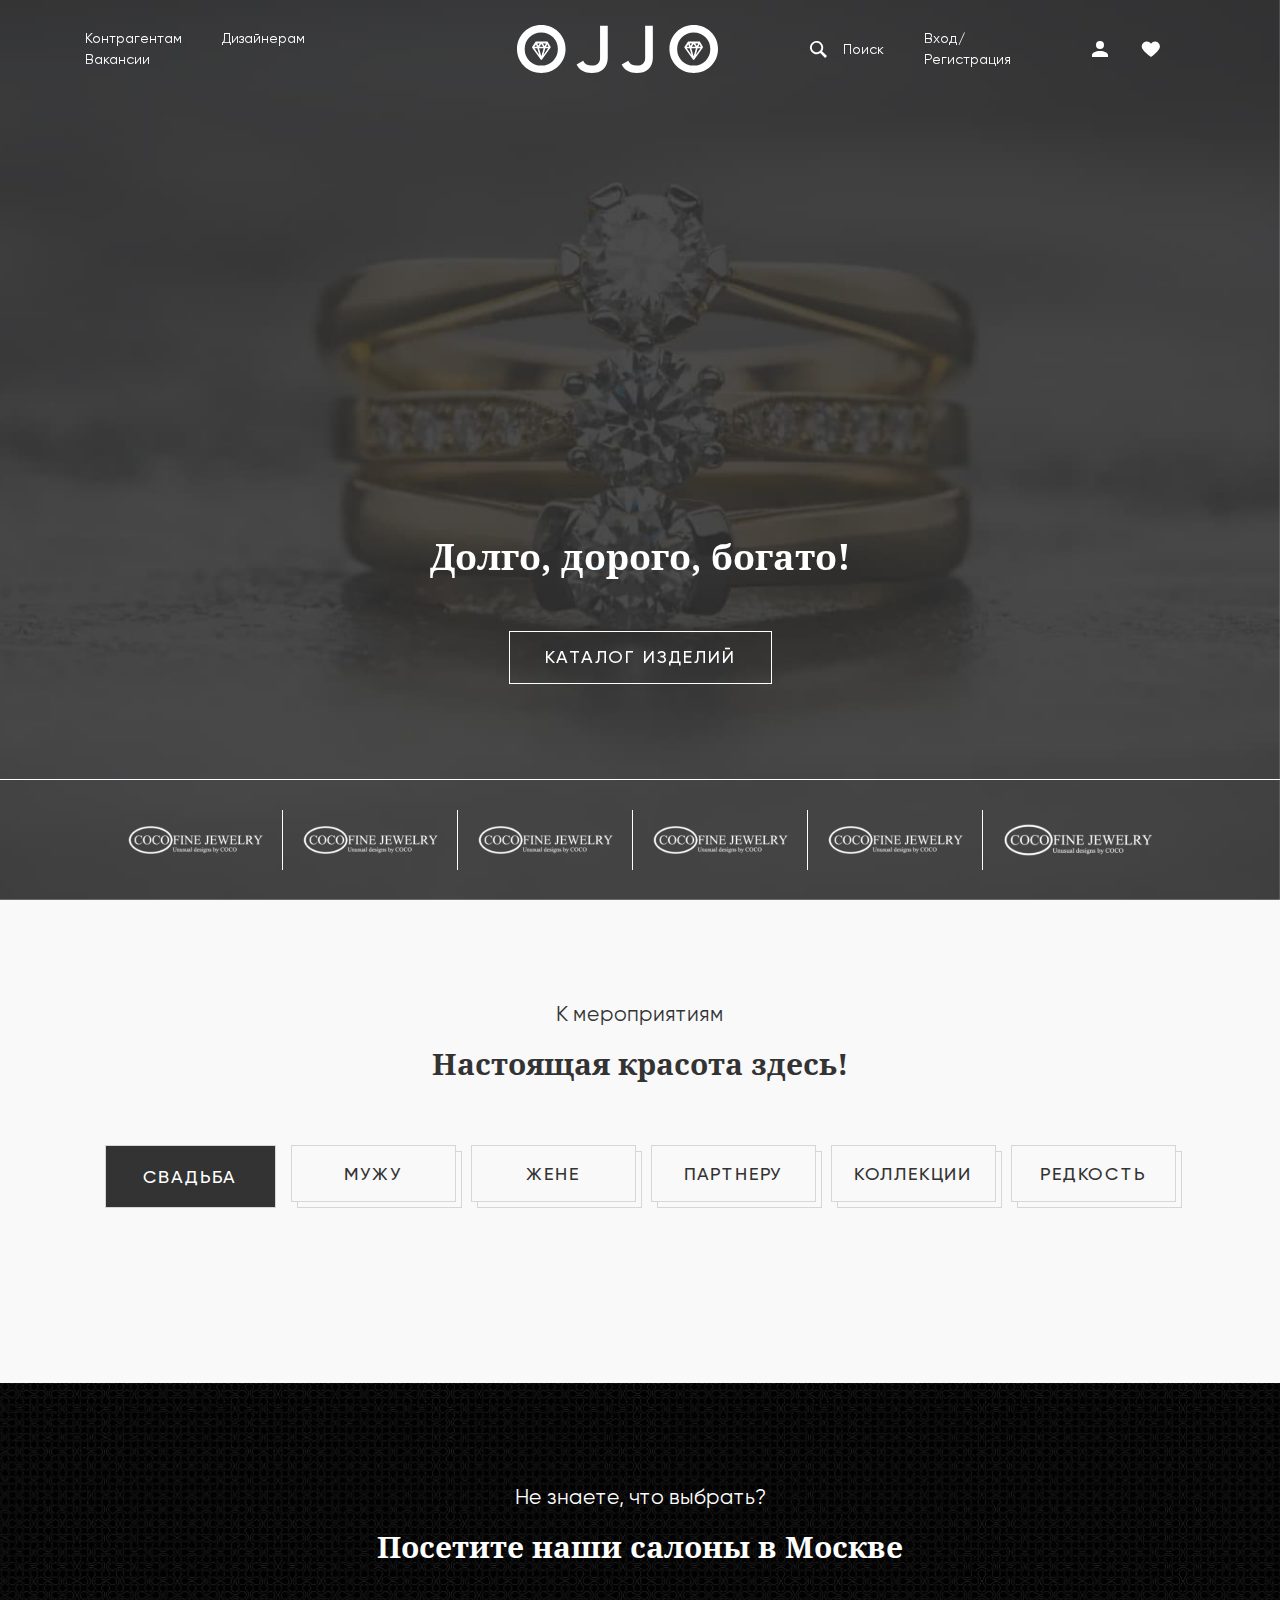
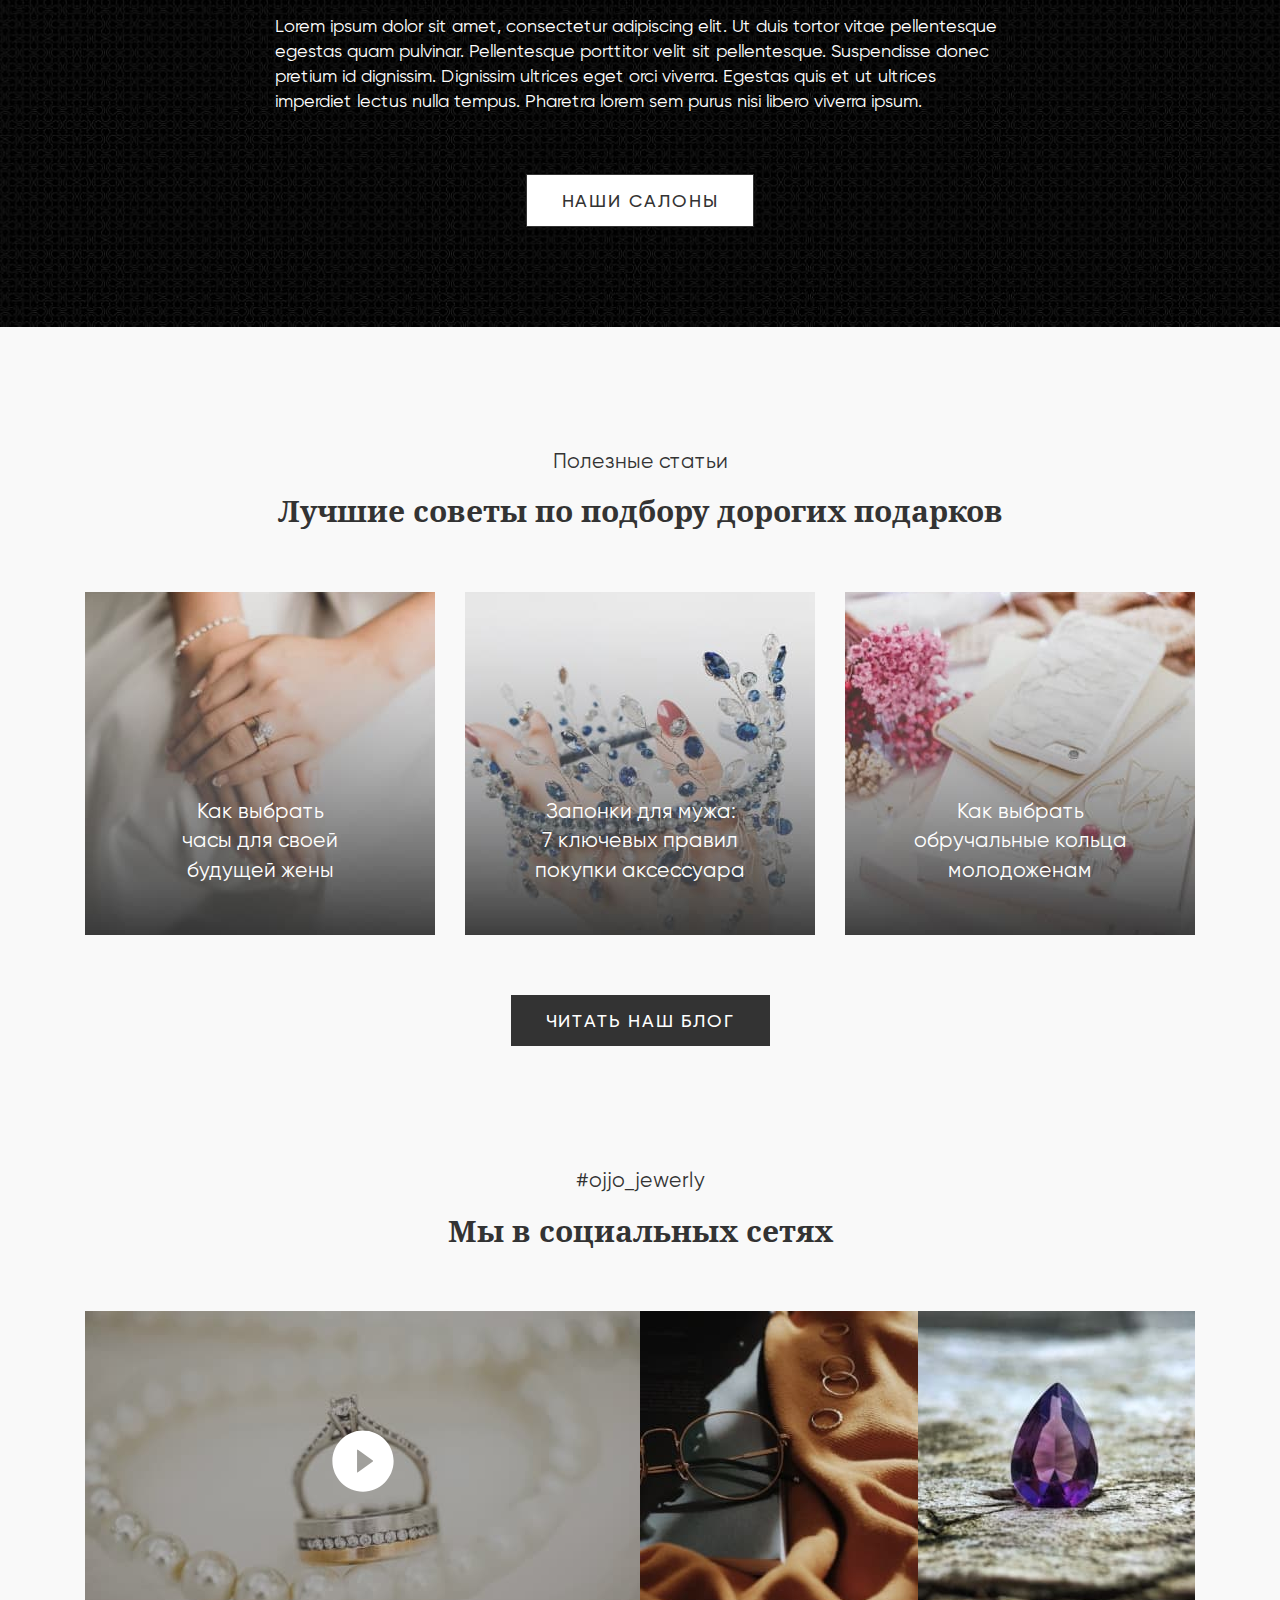
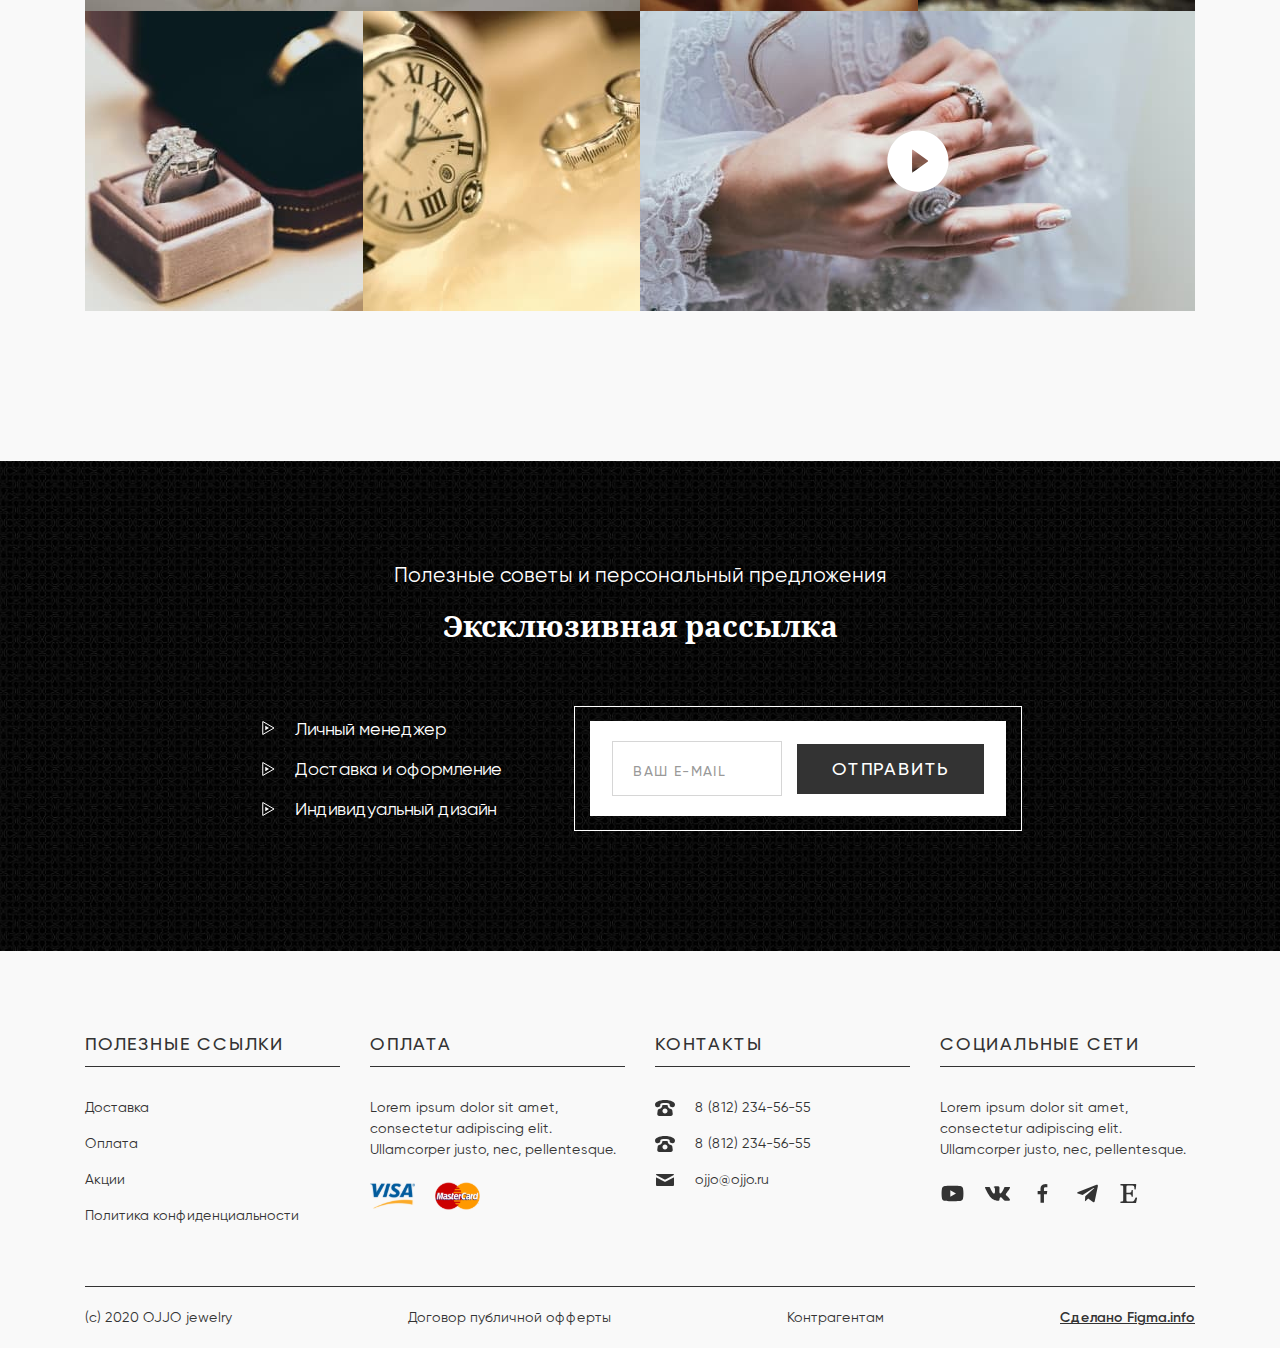
<file: index.html>
<!DOCTYPE html><html lang="ru"><head><meta charset="UTF-8"><meta http-equiv="X-UA-Compatible" content="IE=edge"><meta name="viewport" content="width=device-width, initial-scale=1.0, user-scalable=0"><link rel="stylesheet" href="static/css/style.css"><title>OJJO</title></head><body><header class="header"><div class="header__background"> <img class="img img-header-bg" src="static/images/content/header-bg.jpg" alt=""/></div><div class="header-top"><div class="container"> <div class="header-top__inner"> <nav class="header-top__nav"> <a class="header-top__link" href="">Контрагентам</a><a class="header-top__link" href="">Дизайнерам</a><a class="header-top__link" href="">Вакансии</a></nav><a class="header-top__logo" href="index.html"> <img class="img img-logo" src="static/images/icons/logo.svg" alt="Логотип компании"/></a><form class="header-top__search" action=".php"><div class="header-top__search-main"><button class="header-top__search-btn"><img class="img img-search" src="static/images/icons/search.svg" alt="Поиск"/></button><span class="header-top__search-span">Поиск</span></div><input class="header-top__search-inp" type="search" placeholder="Поиск" name="search"></form><div class="header-top__entrance"><a class="header-top__link" href="">Вход</a><a class="header-top__link" href="">Регистрация</a></div><div class="header-top__user"> <a class="header-top__user-link" href=""><img class="img img-account" src="static/images/icons/account.svg" alt="Аккаунт"/></a><a class="header-top__user-link" href=""><img class="img img-wishlist" src="static/images/icons/wishlist.svg" alt="Нравится"/></a></div><div class="header-burger__link"><div class="header-burger"><span class="header-burger__span"></span></div></div></div></div></div><div class="menu"> <div class="container"> <div class="menu__body"> <ul class="menu__list menu__links"> <li class="menu__item"><a class="menu__link" href="">Контрагентам</a></li><li class="menu__item"><a class="menu__link" href="">Дизайнерам</a></li><li class="menu__item"><a class="menu__link" href="">Вакансии</a></li><li class="menu__item"><div class="header-top__entrance menu__entrance"><a class="header-top__link menu__entrance-link" href="">Вход</a><a class="header-top__link menu__entrance-link" href="">Регистрация</a></div></li></ul><ul class="menu__list"><li class="menu__user"><a class="menu__user-link" href=""><img class="img img-account" src="static/images/icons/account.svg" alt="Аккаунт"/></a></li><li class="menu__user"><a class="menu__user-link" href=""><img class="img img-wishlist" src="static/images/icons/wishlist.svg" alt="Нравится"/></a></li></ul><div class="social social--white"> <ul class="social__list"><li class="social__item"> <a class="social__link" href=""><svg class="icon icon-youtube youtube"><use xlink:href="static/images/sprites/sprite.svg#youtube"></use></svg></a></li><li class="social__item"> <a class="social__link" href=""><svg class="icon icon-vk vk"><use xlink:href="static/images/sprites/sprite.svg#vk"></use></svg></a></li><li class="social__item"> <a class="social__link" href=""><svg class="icon icon-facebook facebook"><use xlink:href="static/images/sprites/sprite.svg#facebook"></use></svg></a></li><li class="social__item"> <a class="social__link" href=""><svg class="icon icon-telegram telegram"><use xlink:href="static/images/sprites/sprite.svg#telegram"></use></svg></a></li><li class="social__item"> <a class="social__link social__link--small" href=""><svg class="icon icon-etsy Etsy"><use xlink:href="static/images/sprites/sprite.svg#etsy"></use></svg></a></li></ul></div></div></div></div><div class="header-bottom"> <div class="header-info"> <div class="container"> <h1 class="title--size-h1 header-info__title">Долго, дорого, богато!</h1><a class="header-info__link" href="catalog.html">каталог изделий </a></div></div><div class="header-brands"><div class="container"> <ul class="header-brands__list"> <li class="header-brands__item"> <img class="img img-brands/brand-prev1" src="static/images/icons/brands/brand-prev1.svg" alt="Логотип брэнда"/></li><li class="header-brands__item"> <img class="img img-brands/brand-prev1" src="static/images/icons/brands/brand-prev1.svg" alt="Логотип брэнда"/></li><li class="header-brands__item"><img class="img img-brands/brand-prev1" src="static/images/icons/brands/brand-prev1.svg" alt="Логотип брэнда"/></li><li class="header-brands__item"><img class="img img-brands/brand-prev1" src="static/images/icons/brands/brand-prev1.svg" alt="Логотип брэнда"/></li><li class="header-brands__item tablet"><img class="img img-brands/brand-prev1" src="static/images/icons/brands/brand-prev1.svg" alt="Логотип брэнда"/></li><li class="header-brands__item tablet"><img class="img img-brands/brand-prev1" src="static/images/icons/brands/brand-prev1.svg" alt="Логотип брэнда"/></li></ul></div></div></div></header><div class="wrapper"><main class="main"> <section class="events"> <div class="container"> <div class="title"><span class="title__descr">К мероприятиям</span><h2 class="title--size-h2">Настоящая красота здесь!</h2></div><ul class="events-tabs__list"><li class="events-tabs__item events-tabs__item--active"><a class="events-tabs__link" href="#wedding">Свадьба</a></li><li class="events-tabs__item"><a class="events-tabs__link" href="#husband">МУЖУ</a></li><li class="events-tabs__item"><a class="events-tabs__link" href="#wife">жене</a></li><li class="events-tabs__item"><a class="events-tabs__link" href="#partner">партнеру</a></li><li class="events-tabs__item"><a class="events-tabs__link" href="#collections">коллекции</a></li><li class="events-tabs__item"><a class="events-tabs__link" href="#rarity">редкость</a></li></ul><div class="events__content"> <div class="events-tab" id="wedding"><ul class="events-tab__list"> <li class="events-tab__item"> <a class="events-tab__link" href=""> <img class="img img-events/wedding/events-prev1" src="static/images/content/events/wedding/events-prev1.jpg" alt="Изображение типа"/><h3 class="events-tab__item-title">Кольца</h3></a></li><li class="events-tab__item"> <a class="events-tab__link" href=""> <img class="img img-events/wedding/events-prev2" src="static/images/content/events/wedding/events-prev2.jpg" alt="Изображение типа"/><h3 class="events-tab__item-title">серьги</h3></a></li><li class="events-tab__item"> <a class="events-tab__link" href=""> <img class="img img-events/wedding/events-prev3" src="static/images/content/events/wedding/events-prev3.jpg" alt="Изображение типа"/><h3 class="events-tab__item-title">подвески</h3></a></li><li class="events-tab__item"> <a class="events-tab__link" href=""> <img class="img img-events/wedding/events-prev4" src="static/images/content/events/wedding/events-prev4.jpg" alt="Изображение типа"/><h3 class="events-tab__item-title">запонки</h3></a></li><li class="events-tab__item"> <a class="events-tab__link" href=""> <img class="img img-events/wedding/events-prev5" src="static/images/content/events/wedding/events-prev5.jpg" alt="Изображение типа"/><h3 class="events-tab__item-title">браслеты</h3></a></li><li class="events-tab__item"> <a class="events-tab__link" href=""> <img class="img img-events/wedding/events-prev6" src="static/images/content/events/wedding/events-prev6.jpg" alt="Изображение типа"/><h3 class="events-tab__item-title">часы</h3></a></li></ul></div><div class="events-tab" id="husband"><ul class="events-tab__list"> <li class="events-tab__item"> <a class="events-tab__link" href=""> <img class="img img-events/wedding/events-prev2" src="static/images/content/events/wedding/events-prev2.jpg" alt="Изображение типа"/><h3 class="events-tab__item-title">серьги</h3></a></li><li class="events-tab__item"> <a class="events-tab__link" href=""> <img class="img img-events/wedding/events-prev1" src="static/images/content/events/wedding/events-prev1.jpg" alt="Изображение типа"/><h3 class="events-tab__item-title">Кольца</h3></a></li><li class="events-tab__item"> <a class="events-tab__link" href=""> <img class="img img-events/wedding/events-prev3" src="static/images/content/events/wedding/events-prev3.jpg" alt="Изображение типа"/><h3 class="events-tab__item-title">подвески</h3></a></li><li class="events-tab__item"> <a class="events-tab__link" href=""> <img class="img img-events/wedding/events-prev4" src="static/images/content/events/wedding/events-prev4.jpg" alt="Изображение типа"/><h3 class="events-tab__item-title">запонки</h3></a></li><li class="events-tab__item"> <a class="events-tab__link" href=""> <img class="img img-events/wedding/events-prev5" src="static/images/content/events/wedding/events-prev5.jpg" alt="Изображение типа"/><h3 class="events-tab__item-title">браслеты</h3></a></li><li class="events-tab__item"> <a class="events-tab__link" href=""> <img class="img img-events/wedding/events-prev6" src="static/images/content/events/wedding/events-prev6.jpg" alt="Изображение типа"/><h3 class="events-tab__item-title">часы</h3></a></li></ul></div><div class="events-tab" id="wife"><ul class="events-tab__list"> <li class="events-tab__item"> <a class="events-tab__link" href=""> <img class="img img-events/wedding/events-prev1" src="static/images/content/events/wedding/events-prev1.jpg" alt="Изображение типа"/><h3 class="events-tab__item-title">Кольца</h3></a></li><li class="events-tab__item"> <a class="events-tab__link" href=""> <img class="img img-events/wedding/events-prev2" src="static/images/content/events/wedding/events-prev2.jpg" alt="Изображение типа"/><h3 class="events-tab__item-title">серьги</h3></a></li><li class="events-tab__item"> <a class="events-tab__link" href=""> <img class="img img-events/wedding/events-prev3" src="static/images/content/events/wedding/events-prev3.jpg" alt="Изображение типа"/><h3 class="events-tab__item-title">подвески</h3></a></li><li class="events-tab__item"> <a class="events-tab__link" href=""> <img class="img img-events/wedding/events-prev5" src="static/images/content/events/wedding/events-prev5.jpg" alt="Изображение типа"/><h3 class="events-tab__item-title">браслеты</h3></a></li><li class="events-tab__item"> <a class="events-tab__link" href=""> <img class="img img-events/wedding/events-prev4" src="static/images/content/events/wedding/events-prev4.jpg" alt="Изображение типа"/><h3 class="events-tab__item-title">запонки</h3></a></li><li class="events-tab__item"> <a class="events-tab__link" href=""> <img class="img img-events/wedding/events-prev6" src="static/images/content/events/wedding/events-prev6.jpg" alt="Изображение типа"/><h3 class="events-tab__item-title">часы</h3></a></li></ul></div><div class="events-tab" id="partner"><ul class="events-tab__list"> <li class="events-tab__item"> <a class="events-tab__link" href=""> <img class="img img-events/wedding/events-prev1" src="static/images/content/events/wedding/events-prev1.jpg" alt="Изображение типа"/><h3 class="events-tab__item-title">Кольца</h3></a></li><li class="events-tab__item"> <a class="events-tab__link" href=""> <img class="img img-events/wedding/events-prev6" src="static/images/content/events/wedding/events-prev6.jpg" alt="Изображение типа"/><h3 class="events-tab__item-title">часы</h3></a></li><li class="events-tab__item"> <a class="events-tab__link" href=""> <img class="img img-events/wedding/events-prev2" src="static/images/content/events/wedding/events-prev2.jpg" alt="Изображение типа"/><h3 class="events-tab__item-title">серьги</h3></a></li><li class="events-tab__item"> <a class="events-tab__link" href=""> <img class="img img-events/wedding/events-prev3" src="static/images/content/events/wedding/events-prev3.jpg" alt="Изображение типа"/><h3 class="events-tab__item-title">подвески</h3></a></li><li class="events-tab__item"> <a class="events-tab__link" href=""> <img class="img img-events/wedding/events-prev4" src="static/images/content/events/wedding/events-prev4.jpg" alt="Изображение типа"/><h3 class="events-tab__item-title">запонки</h3></a></li><li class="events-tab__item"> <a class="events-tab__link" href=""> <img class="img img-events/wedding/events-prev5" src="static/images/content/events/wedding/events-prev5.jpg" alt="Изображение типа"/><h3 class="events-tab__item-title">браслеты</h3></a></li></ul></div><div class="events-tab" id="collections"><ul class="events-tab__list"> <li class="events-tab__item"> <a class="events-tab__link" href=""> <img class="img img-events/wedding/events-prev5" src="static/images/content/events/wedding/events-prev5.jpg" alt="Изображение типа"/><h3 class="events-tab__item-title">браслеты</h3></a></li><li class="events-tab__item"> <a class="events-tab__link" href=""> <img class="img img-events/wedding/events-prev1" src="static/images/content/events/wedding/events-prev1.jpg" alt="Изображение типа"/><h3 class="events-tab__item-title">Кольца</h3></a></li><li class="events-tab__item"> <a class="events-tab__link" href=""> <img class="img img-events/wedding/events-prev2" src="static/images/content/events/wedding/events-prev2.jpg" alt="Изображение типа"/><h3 class="events-tab__item-title">серьги</h3></a></li><li class="events-tab__item"> <a class="events-tab__link" href=""> <img class="img img-events/wedding/events-prev3" src="static/images/content/events/wedding/events-prev3.jpg" alt="Изображение типа"/><h3 class="events-tab__item-title">подвески</h3></a></li><li class="events-tab__item"> <a class="events-tab__link" href=""> <img class="img img-events/wedding/events-prev4" src="static/images/content/events/wedding/events-prev4.jpg" alt="Изображение типа"/><h3 class="events-tab__item-title">запонки     </h3></a></li><li class="events-tab__item"> <a class="events-tab__link" href=""> <img class="img img-events/wedding/events-prev6" src="static/images/content/events/wedding/events-prev6.jpg" alt="Изображение типа"/><h3 class="events-tab__item-title">часы</h3></a></li></ul></div><div class="events-tab" id="rarity"><ul class="events-tab__list"> <li class="events-tab__item"> <a class="events-tab__link" href=""> <img class="img img-events/wedding/events-prev2" src="static/images/content/events/wedding/events-prev2.jpg" alt="Изображение типа"/><h3 class="events-tab__item-title">серьги</h3></a></li><li class="events-tab__item"> <a class="events-tab__link" href=""> <img class="img img-events/wedding/events-prev3" src="static/images/content/events/wedding/events-prev3.jpg" alt="Изображение типа"/><h3 class="events-tab__item-title">подвески</h3></a></li><li class="events-tab__item"> <a class="events-tab__link" href=""> <img class="img img-events/wedding/events-prev4" src="static/images/content/events/wedding/events-prev4.jpg" alt="Изображение типа"/><h3 class="events-tab__item-title">запонки</h3></a></li><li class="events-tab__item"> <a class="events-tab__link" href=""> <img class="img img-events/wedding/events-prev5" src="static/images/content/events/wedding/events-prev5.jpg" alt="Изображение типа"/><h3 class="events-tab__item-title">браслеты</h3></a></li><li class="events-tab__item"> <a class="events-tab__link" href=""> <img class="img img-events/wedding/events-prev1" src="static/images/content/events/wedding/events-prev1.jpg" alt="Изображение типа"/><h3 class="events-tab__item-title">Кольца</h3></a></li><li class="events-tab__item"> <a class="events-tab__link" href=""> <img class="img img-events/wedding/events-prev6" src="static/images/content/events/wedding/events-prev6.jpg" alt="Изображение типа"/><h3 class="events-tab__item-title">часы</h3></a></li></ul></div></div></div></section><section class="salons"> <div class="container"> <div class="salons__content"><div class="title title--color-white"> <span class="title__descr">Не знаете, что выбрать?</span><h2 class="title--size-h2">Посетите наши салоны в Москве</h2></div><p class="salons__text">Lorem ipsum dolor sit amet, consectetur adipiscing elit. Ut duis tortor vitae pellentesque egestas quam pulvinar. Pellentesque porttitor velit sit pellentesque. Suspendisse donec pretium id dignissim. Dignissim ultrices eget orci viverra. Egestas quis et ut ultrices imperdiet lectus nulla tempus. Pharetra lorem sem purus nisi libero viverra ipsum.</p><a class="btn btn--color-white salons__btn" href=""> наши салоны</a></div></div></section><section class="benefit"> <div class="container"> <div class="title"> <span class="title__descr">Полезные статьи</span><h2 class="title--size-h2">Лучшие советы по подбору дорогих подарков</h2></div><ul class="benefit__list"> <li class="benefit__item"> <a class="benefit__link" href=""> <img class="img img-benefit-prev1" src="static/images/content/benefit-prev1.jpg" alt="Изображение главного в статье"/><div class="benefit__inside"><p class="benefit__text">Как выбрать</p><p class="benefit__text">часы для своей</p><p class="benefit__text">будущей жены</p></div></a></li><li class="benefit__item"> <a class="benefit__link" href=""> <img class="img img-benefit-prev2" src="static/images/content/benefit-prev2.jpg" alt="Изображение главного в статье"/><div class="benefit__inside"><p class="benefit__text">Запонки для мужа:</p><p class="benefit__text">7 ключевых правил</p><p class="benefit__text">покупки аксессуара</p></div></a></li><li class="benefit__item"> <a class="benefit__link" href=""> <img class="img img-benefit-prev3" src="static/images/content/benefit-prev3.jpg" alt="Изображение главного в статье"/><div class="benefit__inside"><p class="benefit__text">Как выбрать</p><p class="benefit__text">обручальные кольца</p><p class="benefit__text">молодоженам</p></div></a></li></ul><div class="benefit__more"><a class="btn btn--color-dark benefit__btn" href="">читать наш блог </a></div></div></section><section class="network"> <div class="container"> <div class="title"> <span class="title__descr">#ojjo_jewerly</span><h2 class="title--size-h2">Мы в социальных сетях</h2></div><div class="network__content"> <a class="network__link network__video network__video-1" href="static/images/content/header-bg.jpg"> <img class="img img-network-prev1" src="static/images/content/network-prev1.jpg" alt="Изображение с акцентом на предмет"/><div class="network__inside"><img class="img img-play" src="static/images/icons/play.svg" alt="Включить"/></div></a><a class="network__link" href=""> <img class="img img-network-prev2" src="static/images/content/network-prev2.jpg" alt="Изображение с акцентом на предмет"/></a><a class="network__link network__link-mid" href=""><img class="img img-network-prev3" src="static/images/content/network-prev3.jpg" alt="Изображение с акцентом на предмет"/></a><a class="network__link network__link-mid" href=""> <img class="img img-network-prev4" src="static/images/content/network-prev4.jpg" alt="Изображение с акцентом на предмет"/></a><a class="network__link" href=""> <img class="img img-network-prev5" src="static/images/content/network-prev5.jpg" alt="Изображение с акцентом на предмет"/></a><a class="network__link network__video network__video-2" href="static/images/content/network-prev4.jpg"> <img class="img img-network-prev6" src="static/images/content/network-prev6.jpg" alt="Изображение с акцентом на предмет"/><div class="network__inside"><img class="img img-play" src="static/images/icons/play.svg" alt="Включить"/></div></a></div></div></section><section class="mailing"> <div class="container"> <div class="title title--color-white"> <span class="title__descr">Полезные советы и персональный предложения</span><h2 class="title--size-h2">Эксклюзивная рассылка</h2></div><div class="mailing__inner"> <ul class="mailing__list"> <li class="mailing__item"><span class="mailing__text">Личный менеджер</span></li><li class="mailing__item"><span class="mailing__text">Доставка и оформление</span></li><li class="mailing__item"><span class="mailing__text">Индивидуальный дизайн</span></li></ul><form class="mailing__form" action=".php"><div class="mailing__form-body"> <input class="mailing__inp" type="email" name="email" placeholder="Ваш e-mail"><button class="btn btn--color-dark mailing__btn">отправить</button></div></form></div></div></section></main><footer class="footer"><div class="footer-main"> <div class="container"> <ul class="footer-main__list"> <li class="footer-main__item"> <span class="footer-main__item-title">Полезные ссылки</span><a class="footer__text footer-main__link" href="">Доставка</a><a class="footer__text footer-main__link" href="">Оплата </a><a class="footer__text footer-main__link" href="">Акции</a><a class="footer__text footer-main__link" href="">Политика конфиденциальности</a></li><li class="footer-main__item"> <span class="footer-main__item-title">оплата</span><p class="footer__text footer-main__text">Lorem ipsum dolor sit amet, consectetur adipiscing elit. Ullamcorper justo, nec, pellentesque.</p><div class="footer-main__cards"> <img class="img img-card-prev1" src="static/images/icons/card-prev1.svg" alt="Виза"/><img class="img img-card-prev2" src="static/images/icons/card-prev2.svg" alt="Мастер Кард"/></div></li><li class="footer-main__item"> <span class="footer-main__item-title">контакты</span><a class="footer__text footer-main__link footer-main__contacts-link footer-main__contacts-link--tel" href="tel:+88122345655">8 (812) 234-56-55</a><a class="footer__text footer-main__link footer-main__contacts-link footer-main__contacts-link--tel" href="tel:+88122345655">8 (812) 234-56-55</a><a class="footer__text footer-main__link footer-main__contacts-link footer-main__contacts-link--mail" href="mailto:ojjo@ojjo.ru">ojjo@ojjo.ru</a></li><li class="footer-main__item"> <span class="footer-main__item-title">социальные сети</span><p class="footer__text footer-main__text">Lorem ipsum dolor sit amet, consectetur adipiscing elit. Ullamcorper justo, nec, pellentesque.</p><div class="social"> <ul class="social__list"><li class="social__item"> <a class="social__link" href=""><svg class="icon icon-youtube youtube"><use xlink:href="static/images/sprites/sprite.svg#youtube"></use></svg></a></li><li class="social__item"> <a class="social__link" href=""><svg class="icon icon-vk vk"><use xlink:href="static/images/sprites/sprite.svg#vk"></use></svg></a></li><li class="social__item"> <a class="social__link" href=""><svg class="icon icon-facebook facebook"><use xlink:href="static/images/sprites/sprite.svg#facebook"></use></svg></a></li><li class="social__item"> <a class="social__link" href=""><svg class="icon icon-telegram telegram"><use xlink:href="static/images/sprites/sprite.svg#telegram"></use></svg></a></li><li class="social__item"> <a class="social__link social__link--small" href=""><svg class="icon icon-etsy Etsy"><use xlink:href="static/images/sprites/sprite.svg#etsy"></use></svg></a></li></ul></div></li></ul></div></div><div class="footer-bottom"><div class="container"> <div class="footer-bottom__body"> <ul class="footer-bottom__list"> <li class="footer-bottom__item"> <span class="footer__text">(c) 2020 OJJO jewelry</span></li><li class="footer-bottom__item"> <a class="footer__text" href="">Договор публичной офферты</a></li><li class="footer-bottom__item"> <a class="footer__text" href="">Контрагентам</a></li><li class="footer-bottom__item"> <a class="footer__text footer-bottom__created" href="">Сделано Figma.info</a></li></ul></div></div></div></footer></div><script src="static/js/vendors/jquery-3.6.0.min.js"></script><script src="static/js/vendors/libs.js"> </script><script src="static/js/main.js"></script></body></html>
</file>
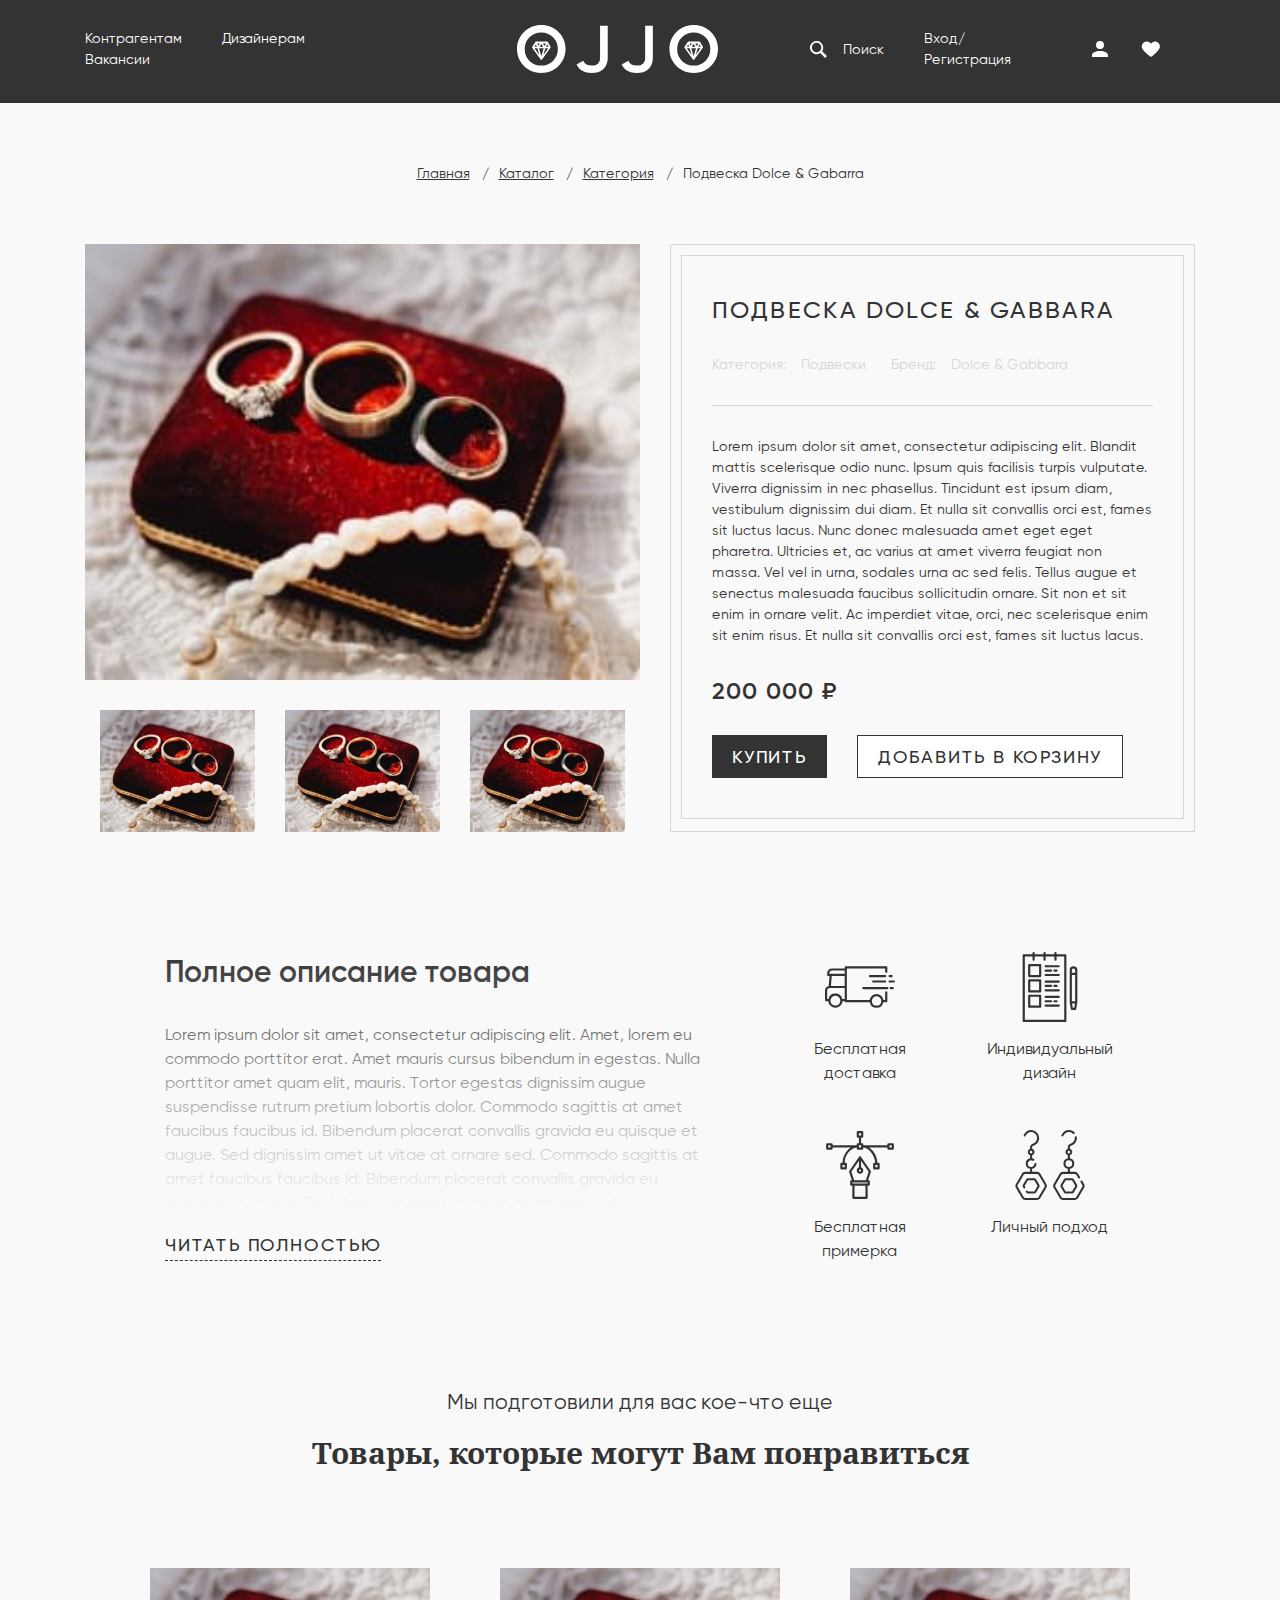
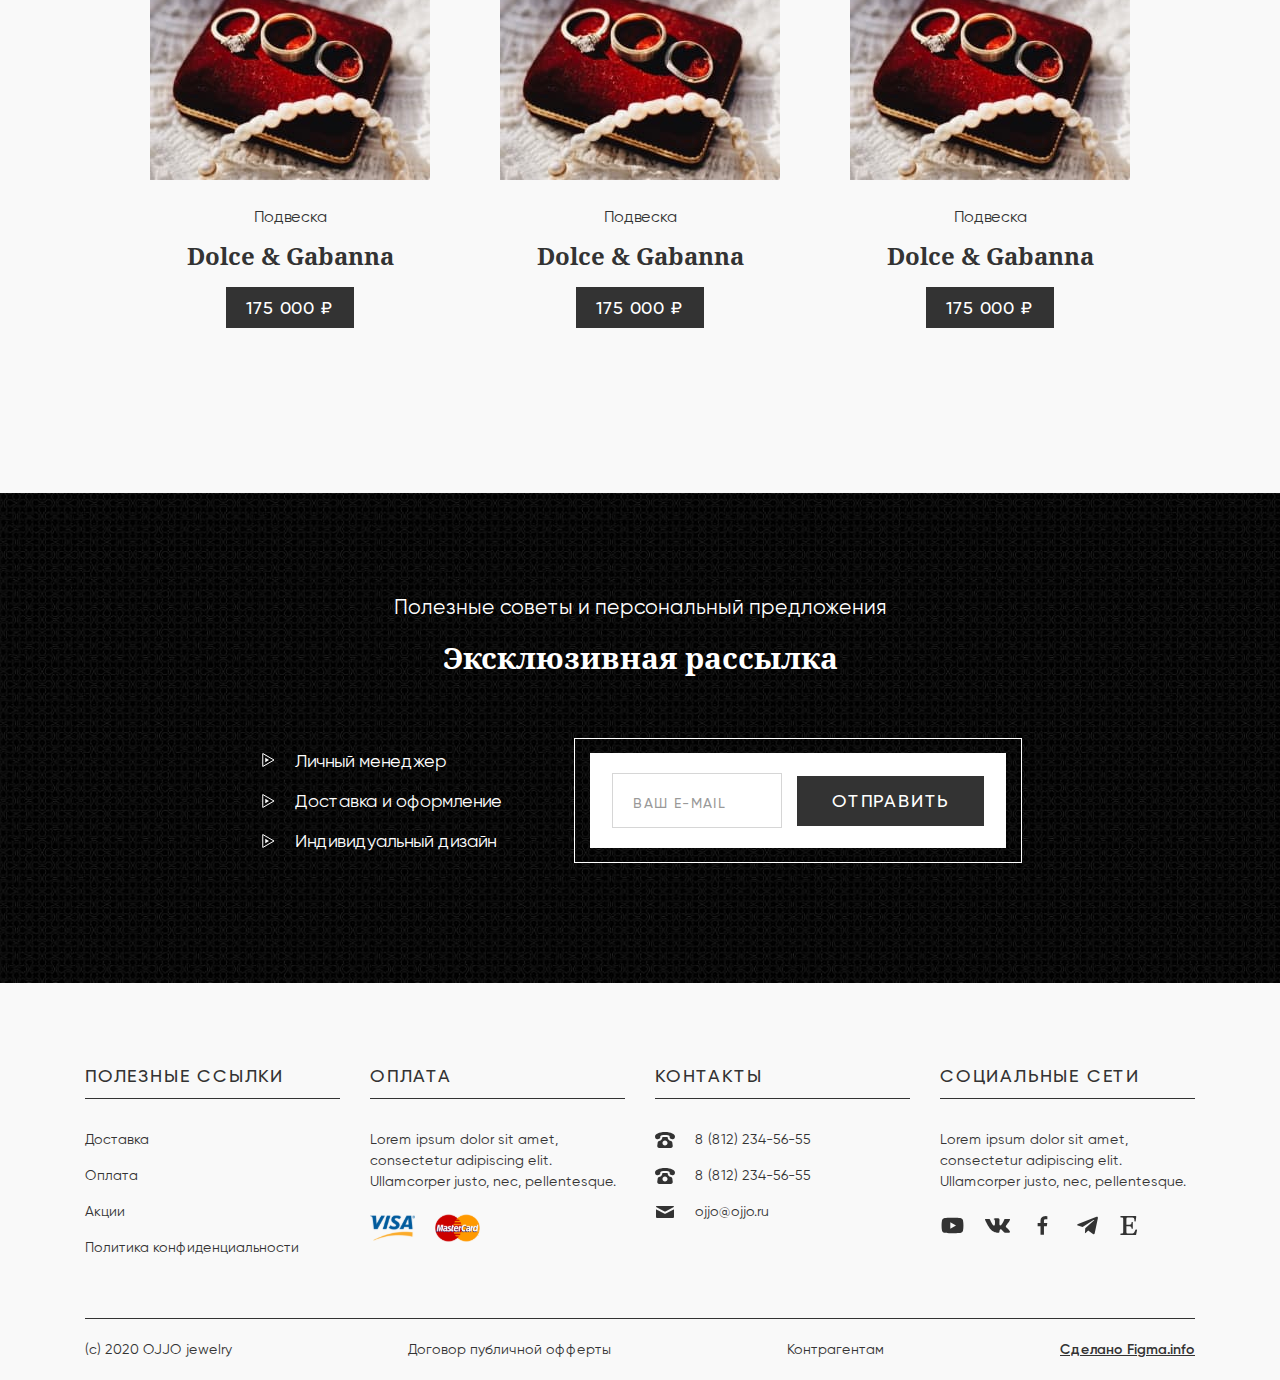
<file: card.html>
<!DOCTYPE html><html lang="ru"><head><meta charset="UTF-8"><meta http-equiv="X-UA-Compatible" content="IE=edge"><meta name="viewport" content="width=device-width, initial-scale=1.0, user-scalable=0"><link rel="stylesheet" href="static/css/style.css"><title>OJJO</title></head><body><header class="header header--size-s"><div class="header-top"><div class="container"> <div class="header-top__inner"> <nav class="header-top__nav"> <a class="header-top__link" href="">Контрагентам</a><a class="header-top__link" href="">Дизайнерам</a><a class="header-top__link" href="">Вакансии</a></nav><a class="header-top__logo" href="index.html"> <img class="img img-logo" src="static/images/icons/logo.svg" alt="Логотип компании"/></a><form class="header-top__search" action=".php"><div class="header-top__search-main"><button class="header-top__search-btn"><img class="img img-search" src="static/images/icons/search.svg" alt="Поиск"/></button><span class="header-top__search-span">Поиск</span></div><input class="header-top__search-inp" type="search" placeholder="Поиск" name="search"></form><div class="header-top__entrance"><a class="header-top__link" href="">Вход</a><a class="header-top__link" href="">Регистрация</a></div><div class="header-top__user"> <a class="header-top__user-link" href=""><img class="img img-account" src="static/images/icons/account.svg" alt="Аккаунт"/></a><a class="header-top__user-link" href=""><img class="img img-wishlist" src="static/images/icons/wishlist.svg" alt="Нравится"/></a></div><div class="header-burger__link"><div class="header-burger"><span class="header-burger__span"></span></div></div></div></div></div><div class="menu"> <div class="container"> <div class="menu__body"> <ul class="menu__list menu__links"> <li class="menu__item"><a class="menu__link" href="">Контрагентам</a></li><li class="menu__item"><a class="menu__link" href="">Дизайнерам</a></li><li class="menu__item"><a class="menu__link" href="">Вакансии</a></li><li class="menu__item"><div class="header-top__entrance menu__entrance"><a class="header-top__link menu__entrance-link" href="">Вход</a><a class="header-top__link menu__entrance-link" href="">Регистрация</a></div></li></ul><ul class="menu__list"><li class="menu__user"><a class="menu__user-link" href=""><img class="img img-account" src="static/images/icons/account.svg" alt="Аккаунт"/></a></li><li class="menu__user"><a class="menu__user-link" href=""><img class="img img-wishlist" src="static/images/icons/wishlist.svg" alt="Нравится"/></a></li></ul><div class="social social--white"> <ul class="social__list"><li class="social__item"> <a class="social__link" href=""><svg class="icon icon-youtube youtube"><use xlink:href="static/images/sprites/sprite.svg#youtube"></use></svg></a></li><li class="social__item"> <a class="social__link" href=""><svg class="icon icon-vk vk"><use xlink:href="static/images/sprites/sprite.svg#vk"></use></svg></a></li><li class="social__item"> <a class="social__link" href=""><svg class="icon icon-facebook facebook"><use xlink:href="static/images/sprites/sprite.svg#facebook"></use></svg></a></li><li class="social__item"> <a class="social__link" href=""><svg class="icon icon-telegram telegram"><use xlink:href="static/images/sprites/sprite.svg#telegram"></use></svg></a></li><li class="social__item"> <a class="social__link social__link--small" href=""><svg class="icon icon-etsy Etsy"><use xlink:href="static/images/sprites/sprite.svg#etsy"></use></svg></a></li></ul></div></div></div></div></header><div class="wrapper"><main class="main"> <div class="breadcrumbs"> <div class="container"> <ul class="breadcrumbs__list"><li class="breadcrumbs__item"> <a class="breadcrumbs__link" href="index.html">Главная</a></li><li class="breadcrumbs__item"> <a class="breadcrumbs__link" href="catalog.html">Каталог</a></li><li class="breadcrumbs__item"> <a class="breadcrumbs__link" href="">Категория</a></li><li class="breadcrumbs__item"> <a class="breadcrumbs__link" href="">Подвеска Dolce & Gabarra</a></li></ul></div></div><div class="product"><div class="container"> <div class="product__inner"> <div class="product__slider"> <div class="product__slider--big"><img class="img img-products/product/product-prev1" src="static/images/content/products/product/product-prev1.jpg" alt="Большое изображение продукта"/><img class="img img-products/product/product-prev1" src="static/images/content/products/product/product-prev1.jpg" alt="Большое изображение продукта"/><img class="img img-products/product/product-prev1" src="static/images/content/products/product/product-prev1.jpg" alt="Большое изображение продукта"/><img class="img img-products/product/product-prev1" src="static/images/content/products/product/product-prev1.jpg" alt="Большое изображение продукта"/><img class="img img-products/product/product-prev1" src="static/images/content/products/product/product-prev1.jpg" alt="Большое изображение продукта"/></div><div class="product__slider--small"><img class="img img-products/product/product-prev1" src="static/images/content/products/product/product-prev1.jpg" alt="Маленькое изображение продукта"/><img class="img img-products/product/product-prev1" src="static/images/content/products/product/product-prev1.jpg" alt="Маленькое изображение продукта"/><img class="img img-products/product/product-prev1" src="static/images/content/products/product/product-prev1.jpg" alt="Маленькое изображение продукта"/><img class="img img-products/product/product-prev1" src="static/images/content/products/product/product-prev1.jpg" alt="Маленькое изображение продукта"/><img class="img img-products/product/product-prev1" src="static/images/content/products/product/product-prev1.jpg" alt="Маленькое изображение продукта"/></div></div><div class="product__info"><div class="product__info-body"> <h3 class="title--size-h3 product__title">Подвеска Dolce & Gabbara</h3><div class="product__categories"> <div class="product__category"><span class="product__category-name product__category-text">Категория:</span><a class="product__category-value product__category-text" href="">Подвески</a></div><div class="product__category"><span class="product__category-name product__category-text">Бренд:</span><a class="product__category-value product__category-text" href="">Dolce & Gabbara</a></div></div><p class="product__text">Lorem ipsum dolor sit amet, consectetur adipiscing elit. Blandit mattis scelerisque odio nunc. Ipsum quis facilisis turpis vulputate. Viverra dignissim in nec phasellus. Tincidunt est ipsum diam, vestibulum dignissim dui diam. Et nulla sit convallis orci est, fames sit luctus lacus. Nunc donec malesuada amet eget eget pharetra. Ultricies et, ac varius at amet viverra feugiat non massa. Vel vel in urna, sodales urna ac sed felis. Tellus augue et senectus malesuada faucibus sollicitudin ornare. Sit non et sit enim in ornare velit. Ac imperdiet vitae, orci, nec scelerisque enim sit enim risus. Et nulla sit convallis orci est, fames sit luctus lacus. </p><span class="product__price">200 000 ₽ </span><div class="product__buttons"><button class="btn btn--color-dark product__btn">купить</button><button class="btn btn--color-white product__btn">добавить в корзину</button></div></div></div></div></div></div><div class="description description-item"> <div class="container"> <div class="description__inner"> <div class="description__info"> <h2 class="title--size-h2 description__title">Полное описание товара</h2><p class="description__text">Lorem ipsum dolor sit amet, consectetur adipiscing elit. Amet, lorem eu commodo porttitor erat. Amet mauris cursus bibendum in egestas. Nulla porttitor amet quam elit, mauris. Tortor egestas dignissim augue suspendisse rutrum pretium lobortis dolor. Commodo sagittis at amet faucibus faucibus id. Bibendum placerat convallis gravida eu quisque et augue. Sed dignissim amet ut vitae at ornare sed. Commodo sagittis at amet faucibus faucibus id. Bibendum placerat convallis gravida eu quisque et augue. Sed dignissim amet ut vitae at ornare sed.</p><a class="description__link" href="">читать полностью</a></div><div class="description-services"><ul class="description-services__list"> <li class="description-services__item"> <img class="img img-services/services-prev1" src="static/images/icons/services/services-prev1.svg" alt="Иконка сервиса"/><p class="description__text">Бесплатная доставка</p></li><li class="description-services__item"> <img class="img img-services/services-prev2" src="static/images/icons/services/services-prev2.svg" alt="Иконка сервиса"/><p class="description__text">Индивидуальный дизайн</p></li><li class="description-services__item"> <img class="img img-services/services-prev3" src="static/images/icons/services/services-prev3.svg" alt="Иконка сервиса"/><p class="description__text">Бесплатная примерка</p></li><li class="description-services__item"> <img class="img img-services/services-prev4" src="static/images/icons/services/services-prev4.svg" alt="Иконка сервиса"/><p class="description__text">Личный подход</p></li></ul></div></div></div></div><section class="interesting"> <div class="container"> <div class="title"><span class="title__descr">Мы подготовили для вас кое-что еще</span><h2 class="title--size-h2">Товары, которые могут Вам понравиться</h2></div><ul class="catalog__list interesting-catalog__list"> <li class="catalog__item"><a class="catalog__img" href=""> <img class="img img-catalog/catalog-prev1" src="static/images/content/catalog/catalog-prev1.jpg" alt="Изображение товара"/></a><a class="catalog__type" href=""> Подвеска</a><a class="catalog__brand" href=""> <h3 class="title--size-h3">Dolce & Gabanna</h3></a><a class="btn btn--color-dark catalog__price" href="">175 000 ₽</a></li><li class="catalog__item"><a class="catalog__img" href=""> <img class="img img-catalog/catalog-prev1" src="static/images/content/catalog/catalog-prev1.jpg" alt="Изображение товара"/></a><a class="catalog__type" href=""> Подвеска</a><a class="catalog__brand" href=""> <h3 class="title--size-h3">Dolce & Gabanna</h3></a><a class="btn btn--color-dark catalog__price" href="">175 000 ₽</a></li><li class="catalog__item"><a class="catalog__img" href=""> <img class="img img-catalog/catalog-prev1" src="static/images/content/catalog/catalog-prev1.jpg" alt="Изображение товара"/></a><a class="catalog__type" href=""> Подвеска</a><a class="catalog__brand" href=""> <h3 class="title--size-h3">Dolce & Gabanna</h3></a><a class="btn btn--color-dark catalog__price" href="">175 000 ₽</a></li></ul></div></section><section class="mailing"> <div class="container"> <div class="title title--color-white"> <span class="title__descr">Полезные советы и персональный предложения</span><h2 class="title--size-h2">Эксклюзивная рассылка</h2></div><div class="mailing__inner"> <ul class="mailing__list"> <li class="mailing__item"><span class="mailing__text">Личный менеджер</span></li><li class="mailing__item"><span class="mailing__text">Доставка и оформление</span></li><li class="mailing__item"><span class="mailing__text">Индивидуальный дизайн</span></li></ul><form class="mailing__form" action=".php"><div class="mailing__form-body"> <input class="mailing__inp" type="email" name="email" placeholder="Ваш e-mail"><button class="btn btn--color-dark mailing__btn">отправить</button></div></form></div></div></section></main><footer class="footer"><div class="footer-main"> <div class="container"> <ul class="footer-main__list"> <li class="footer-main__item"> <span class="footer-main__item-title">Полезные ссылки</span><a class="footer__text footer-main__link" href="">Доставка</a><a class="footer__text footer-main__link" href="">Оплата </a><a class="footer__text footer-main__link" href="">Акции</a><a class="footer__text footer-main__link" href="">Политика конфиденциальности</a></li><li class="footer-main__item"> <span class="footer-main__item-title">оплата</span><p class="footer__text footer-main__text">Lorem ipsum dolor sit amet, consectetur adipiscing elit. Ullamcorper justo, nec, pellentesque.</p><div class="footer-main__cards"> <img class="img img-card-prev1" src="static/images/icons/card-prev1.svg" alt="Виза"/><img class="img img-card-prev2" src="static/images/icons/card-prev2.svg" alt="Мастер Кард"/></div></li><li class="footer-main__item"> <span class="footer-main__item-title">контакты</span><a class="footer__text footer-main__link footer-main__contacts-link footer-main__contacts-link--tel" href="tel:+88122345655">8 (812) 234-56-55</a><a class="footer__text footer-main__link footer-main__contacts-link footer-main__contacts-link--tel" href="tel:+88122345655">8 (812) 234-56-55</a><a class="footer__text footer-main__link footer-main__contacts-link footer-main__contacts-link--mail" href="mailto:ojjo@ojjo.ru">ojjo@ojjo.ru</a></li><li class="footer-main__item"> <span class="footer-main__item-title">социальные сети</span><p class="footer__text footer-main__text">Lorem ipsum dolor sit amet, consectetur adipiscing elit. Ullamcorper justo, nec, pellentesque.</p><div class="social"> <ul class="social__list"><li class="social__item"> <a class="social__link" href=""><svg class="icon icon-youtube youtube"><use xlink:href="static/images/sprites/sprite.svg#youtube"></use></svg></a></li><li class="social__item"> <a class="social__link" href=""><svg class="icon icon-vk vk"><use xlink:href="static/images/sprites/sprite.svg#vk"></use></svg></a></li><li class="social__item"> <a class="social__link" href=""><svg class="icon icon-facebook facebook"><use xlink:href="static/images/sprites/sprite.svg#facebook"></use></svg></a></li><li class="social__item"> <a class="social__link" href=""><svg class="icon icon-telegram telegram"><use xlink:href="static/images/sprites/sprite.svg#telegram"></use></svg></a></li><li class="social__item"> <a class="social__link social__link--small" href=""><svg class="icon icon-etsy Etsy"><use xlink:href="static/images/sprites/sprite.svg#etsy"></use></svg></a></li></ul></div></li></ul></div></div><div class="footer-bottom"><div class="container"> <div class="footer-bottom__body"> <ul class="footer-bottom__list"> <li class="footer-bottom__item"> <span class="footer__text">(c) 2020 OJJO jewelry</span></li><li class="footer-bottom__item"> <a class="footer__text" href="">Договор публичной офферты</a></li><li class="footer-bottom__item"> <a class="footer__text" href="">Контрагентам</a></li><li class="footer-bottom__item"> <a class="footer__text footer-bottom__created" href="">Сделано Figma.info</a></li></ul></div></div></div></footer></div><script src="static/js/vendors/jquery-3.6.0.min.js"></script><script src="static/js/vendors/libs.js"> </script><script src="static/js/main.js"></script></body></html>
</file>
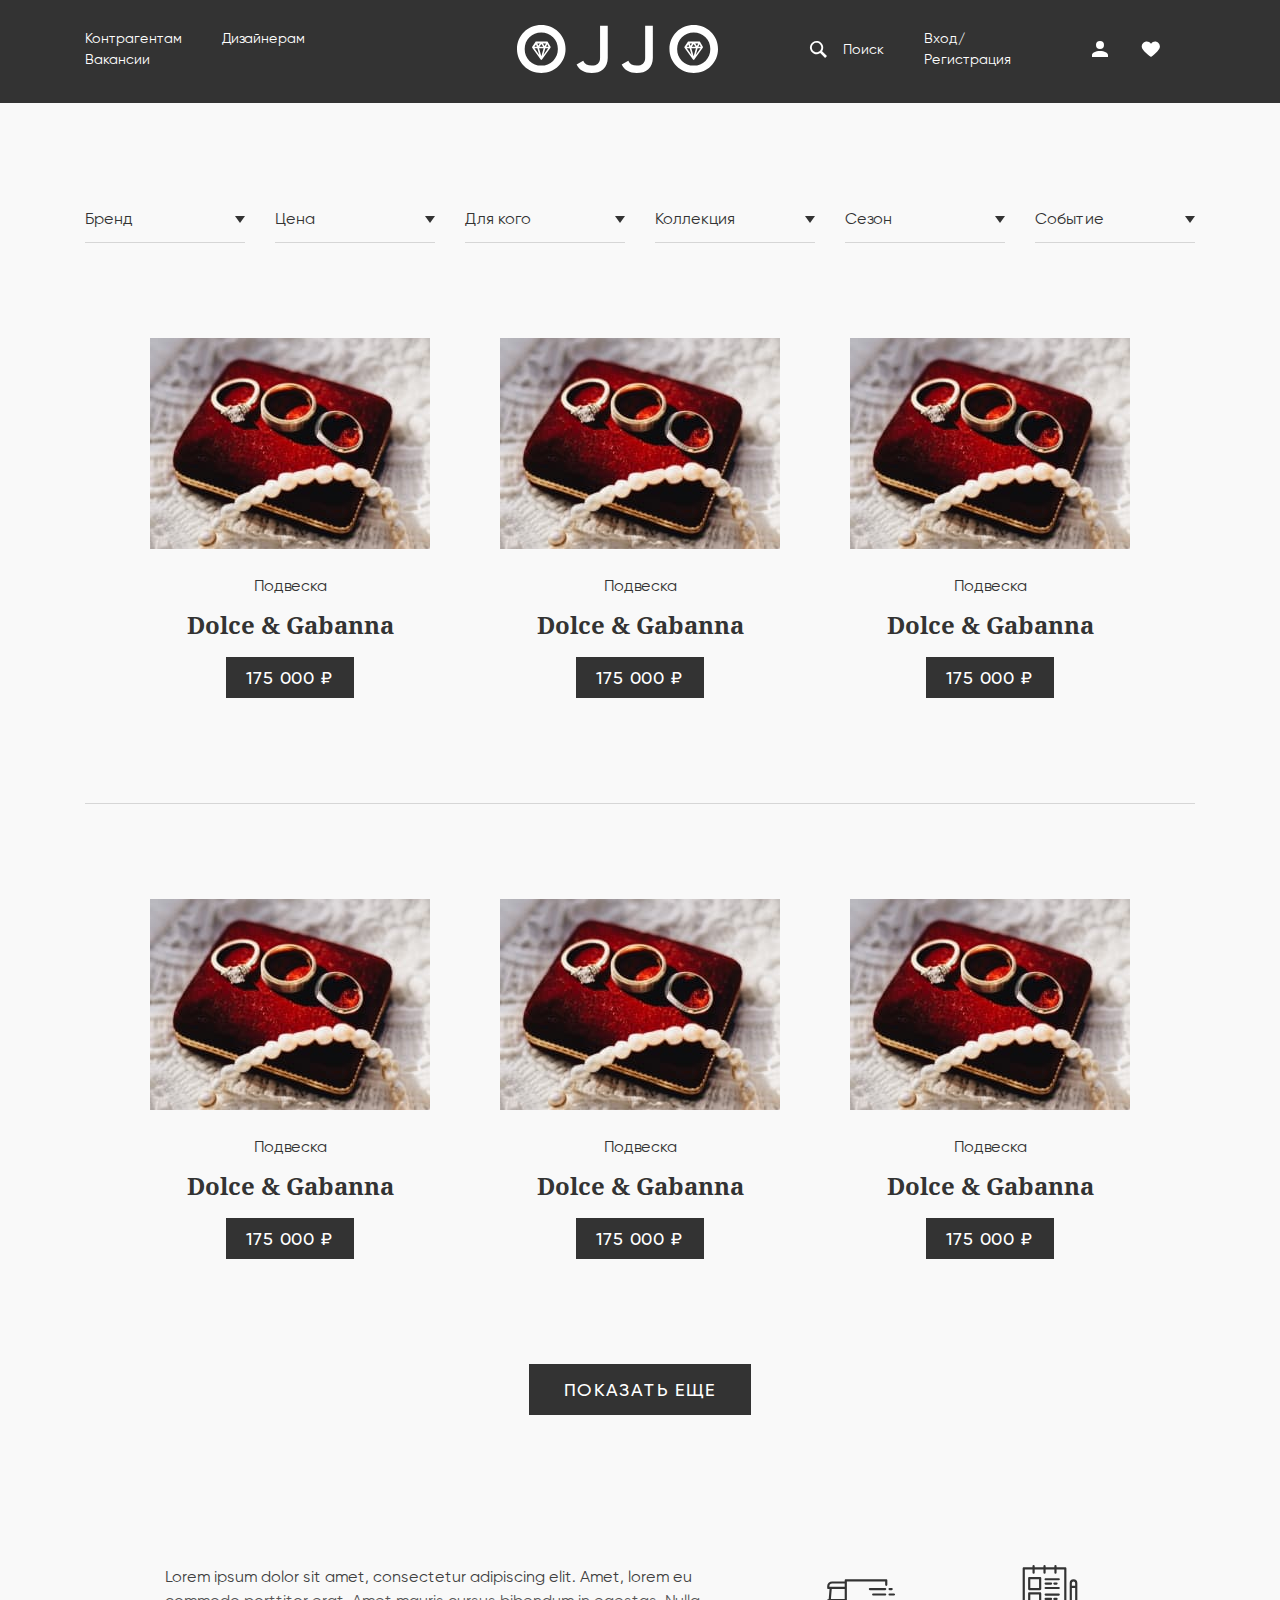
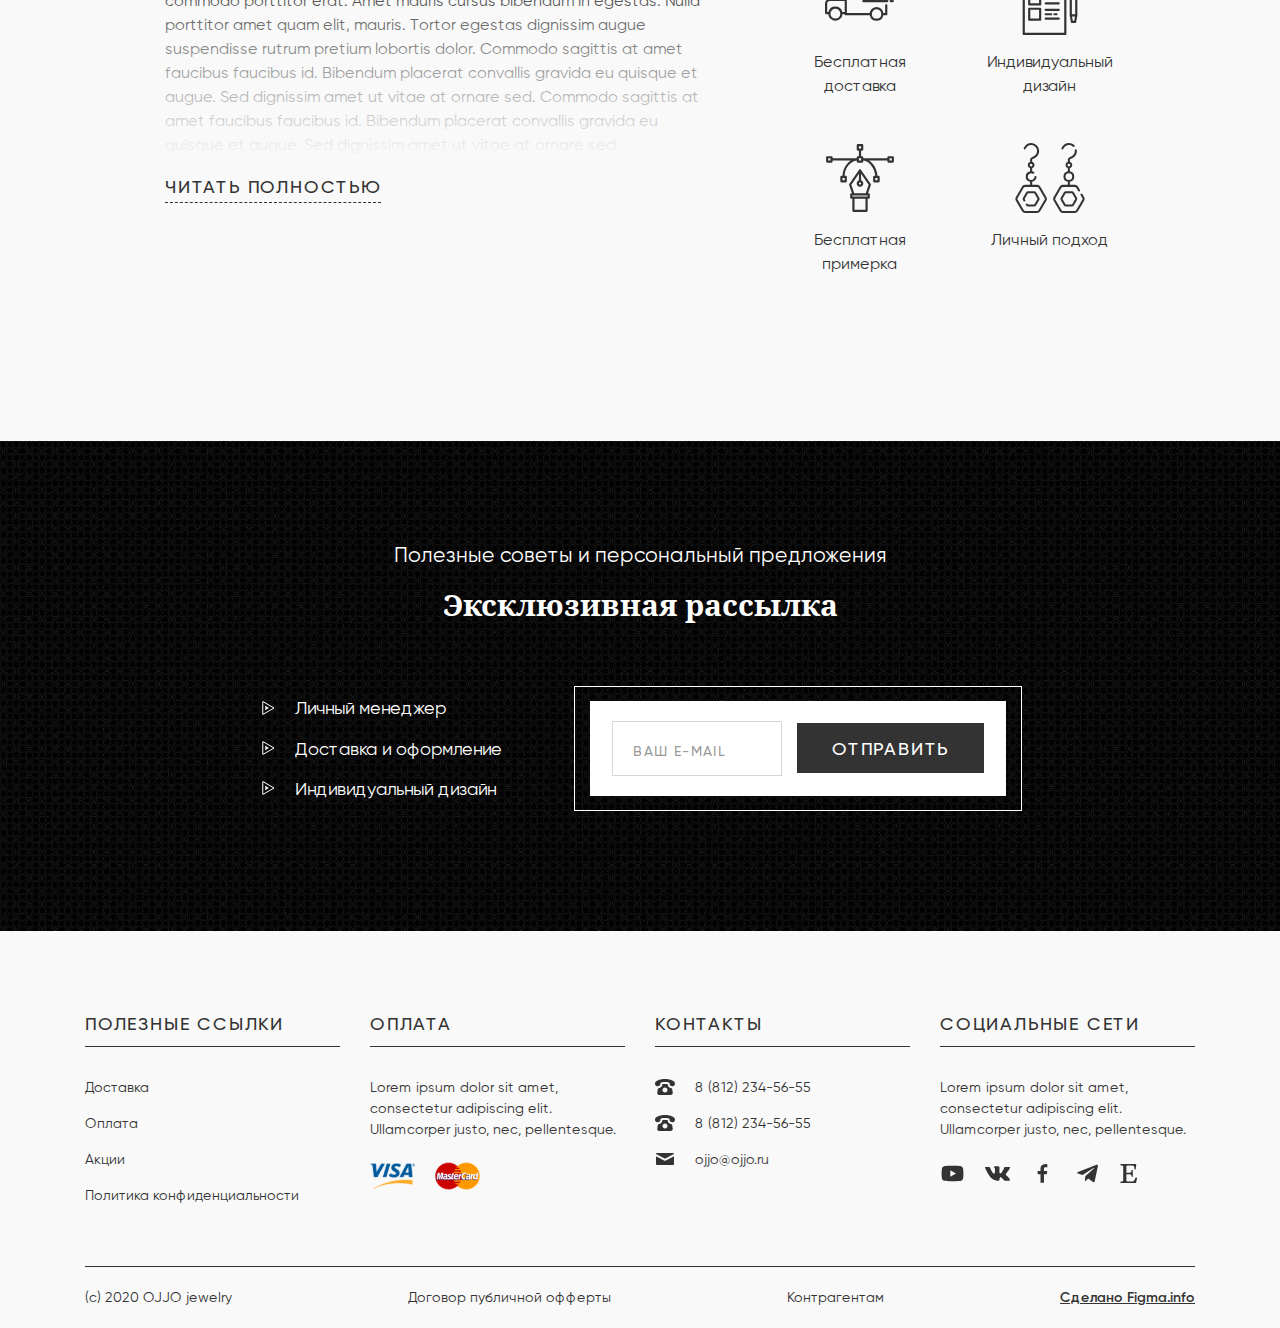
<file: catalog.html>
<!DOCTYPE html><html lang="ru"><head><meta charset="UTF-8"><meta http-equiv="X-UA-Compatible" content="IE=edge"><meta name="viewport" content="width=device-width, initial-scale=1.0, user-scalable=0"><link rel="stylesheet" href="static/css/style.css"><title>OJJO</title></head><body><header class="header header--size-s"><div class="header-top"><div class="container"> <div class="header-top__inner"> <nav class="header-top__nav"> <a class="header-top__link" href="">Контрагентам</a><a class="header-top__link" href="">Дизайнерам</a><a class="header-top__link" href="">Вакансии</a></nav><a class="header-top__logo" href="index.html"> <img class="img img-logo" src="static/images/icons/logo.svg" alt="Логотип компании"/></a><form class="header-top__search" action=".php"><div class="header-top__search-main"><button class="header-top__search-btn"><img class="img img-search" src="static/images/icons/search.svg" alt="Поиск"/></button><span class="header-top__search-span">Поиск</span></div><input class="header-top__search-inp" type="search" placeholder="Поиск" name="search"></form><div class="header-top__entrance"><a class="header-top__link" href="">Вход</a><a class="header-top__link" href="">Регистрация</a></div><div class="header-top__user"> <a class="header-top__user-link" href=""><img class="img img-account" src="static/images/icons/account.svg" alt="Аккаунт"/></a><a class="header-top__user-link" href=""><img class="img img-wishlist" src="static/images/icons/wishlist.svg" alt="Нравится"/></a></div><div class="header-burger__link"><div class="header-burger"><span class="header-burger__span"></span></div></div></div></div></div><div class="menu"> <div class="container"> <div class="menu__body"> <ul class="menu__list menu__links"> <li class="menu__item"><a class="menu__link" href="">Контрагентам</a></li><li class="menu__item"><a class="menu__link" href="">Дизайнерам</a></li><li class="menu__item"><a class="menu__link" href="">Вакансии</a></li><li class="menu__item"><div class="header-top__entrance menu__entrance"><a class="header-top__link menu__entrance-link" href="">Вход</a><a class="header-top__link menu__entrance-link" href="">Регистрация</a></div></li></ul><ul class="menu__list"><li class="menu__user"><a class="menu__user-link" href=""><img class="img img-account" src="static/images/icons/account.svg" alt="Аккаунт"/></a></li><li class="menu__user"><a class="menu__user-link" href=""><img class="img img-wishlist" src="static/images/icons/wishlist.svg" alt="Нравится"/></a></li></ul><div class="social social--white"> <ul class="social__list"><li class="social__item"> <a class="social__link" href=""><svg class="icon icon-youtube youtube"><use xlink:href="static/images/sprites/sprite.svg#youtube"></use></svg></a></li><li class="social__item"> <a class="social__link" href=""><svg class="icon icon-vk vk"><use xlink:href="static/images/sprites/sprite.svg#vk"></use></svg></a></li><li class="social__item"> <a class="social__link" href=""><svg class="icon icon-facebook facebook"><use xlink:href="static/images/sprites/sprite.svg#facebook"></use></svg></a></li><li class="social__item"> <a class="social__link" href=""><svg class="icon icon-telegram telegram"><use xlink:href="static/images/sprites/sprite.svg#telegram"></use></svg></a></li><li class="social__item"> <a class="social__link social__link--small" href=""><svg class="icon icon-etsy Etsy"><use xlink:href="static/images/sprites/sprite.svg#etsy"></use></svg></a></li></ul></div></div></div></div></header><div class="wrapper"><main class="main"> <div class="catalog-select"> <div class="container"><div class="catalog-select__items"><div class="catalog-select__content"><div class="catalog-select__header"><span class="catalog-select__current">Бренд </span></div><div class="catalog-select__body"> <div class="catalog-select__item">value 1</div><div class="catalog-select__item">value 2</div><div class="catalog-select__item">value 3</div><div class="catalog-select__item">value 4</div><div class="catalog-select__item">value 5</div></div></div><div class="catalog-select__content"><div class="catalog-select__header"><span class="catalog-select__current">Цена</span></div><div class="catalog-select__body"> <div class="catalog-select__item">value 1</div><div class="catalog-select__item">value 2</div><div class="catalog-select__item">value 3</div><div class="catalog-select__item">value 4</div><div class="catalog-select__item">value 5</div></div></div><div class="catalog-select__content"><div class="catalog-select__header"><span class="catalog-select__current">Для кого</span></div><div class="catalog-select__body"> <div class="catalog-select__item">value 1</div><div class="catalog-select__item">value 2</div><div class="catalog-select__item">value 3</div><div class="catalog-select__item">value 4</div><div class="catalog-select__item">value 5</div></div></div><div class="catalog-select__content"><div class="catalog-select__header"><span class="catalog-select__current">Коллекция </span></div><div class="catalog-select__body"> <div class="catalog-select__item">value 1</div><div class="catalog-select__item">value 2</div><div class="catalog-select__item">value 3</div><div class="catalog-select__item">value 4</div><div class="catalog-select__item">value 5</div></div></div><div class="catalog-select__content"><div class="catalog-select__header"><span class="catalog-select__current">Сезон</span></div><div class="catalog-select__body"> <div class="catalog-select__item">value 1</div><div class="catalog-select__item">value 2</div><div class="catalog-select__item">value 3</div><div class="catalog-select__item">value 4</div><div class="catalog-select__item">value 5</div></div></div><div class="catalog-select__content"><div class="catalog-select__header"><span class="catalog-select__current">Событие </span></div><div class="catalog-select__body"> <div class="catalog-select__item">value 1</div><div class="catalog-select__item">value 2</div><div class="catalog-select__item">value 3</div><div class="catalog-select__item">value 4</div><div class="catalog-select__item">value 5</div></div></div></div></div></div><div class="catalog"> <div class="container"> <div class="catalog__content"><ul class="catalog__list"> <li class="catalog__item"><a class="catalog__img" href="card.html"> <img class="img img-catalog/catalog-prev1" src="static/images/content/catalog/catalog-prev1.jpg" alt="Изображение товара"/></a><a class="catalog__type" href=""> Подвеска</a><a class="catalog__brand" href=""> <h3 class="title--size-h3">Dolce & Gabanna</h3></a><a class="btn btn--color-dark catalog__price" href="">175 000 ₽</a></li><li class="catalog__item"><a class="catalog__img" href="card.html"> <img class="img img-catalog/catalog-prev1" src="static/images/content/catalog/catalog-prev1.jpg" alt="Изображение товара"/></a><a class="catalog__type" href=""> Подвеска</a><a class="catalog__brand" href=""> <h3 class="title--size-h3">Dolce & Gabanna</h3></a><a class="btn btn--color-dark catalog__price" href="">175 000 ₽</a></li><li class="catalog__item"><a class="catalog__img" href="card.html"> <img class="img img-catalog/catalog-prev1" src="static/images/content/catalog/catalog-prev1.jpg" alt="Изображение товара"/></a><a class="catalog__type" href=""> Подвеска</a><a class="catalog__brand" href=""> <h3 class="title--size-h3">Dolce & Gabanna</h3></a><a class="btn btn--color-dark catalog__price" href="">175 000 ₽</a></li></ul><ul class="catalog__list"> <li class="catalog__item"><a class="catalog__img" href="card.html"> <img class="img img-catalog/catalog-prev1" src="static/images/content/catalog/catalog-prev1.jpg" alt="Изображение товара"/></a><a class="catalog__type" href=""> Подвеска</a><a class="catalog__brand" href=""> <h3 class="title--size-h3">Dolce & Gabanna</h3></a><a class="btn btn--color-dark catalog__price" href="">175 000 ₽</a></li><li class="catalog__item"><a class="catalog__img" href="card.html"> <img class="img img-catalog/catalog-prev1" src="static/images/content/catalog/catalog-prev1.jpg" alt="Изображение товара"/></a><a class="catalog__type" href=""> Подвеска</a><a class="catalog__brand" href=""> <h3 class="title--size-h3">Dolce & Gabanna</h3></a><a class="btn btn--color-dark catalog__price" href="">175 000 ₽</a></li><li class="catalog__item"><a class="catalog__img" href="card.html"> <img class="img img-catalog/catalog-prev1" src="static/images/content/catalog/catalog-prev1.jpg" alt="Изображение товара"/></a><a class="catalog__type" href=""> Подвеска</a><a class="catalog__brand" href=""> <h3 class="title--size-h3">Dolce & Gabanna</h3></a><a class="btn btn--color-dark catalog__price" href="">175 000 ₽</a></li></ul></div><a class="btn btn--color-dark catalog__more" href="">Показать еще </a></div></div><div class="description"> <div class="container"> <div class="description__inner"> <div class="description__info"> <p class="description__text">Lorem ipsum dolor sit amet, consectetur adipiscing elit. Amet, lorem eu commodo porttitor erat. Amet mauris cursus bibendum in egestas. Nulla porttitor amet quam elit, mauris. Tortor egestas dignissim augue suspendisse rutrum pretium lobortis dolor. Commodo sagittis at amet faucibus faucibus id. Bibendum placerat convallis gravida eu quisque et augue. Sed dignissim amet ut vitae at ornare sed. Commodo sagittis at amet faucibus faucibus id. Bibendum placerat convallis gravida eu quisque et augue. Sed dignissim amet ut vitae at ornare sed.</p><a class="description__link" href="">читать полностью</a></div><div class="description-services"><ul class="description-services__list"> <li class="description-services__item"> <img class="img img-services/services-prev1" src="static/images/icons/services/services-prev1.svg" alt="Иконка сервиса"/><p class="description__text">Бесплатная доставка</p></li><li class="description-services__item"> <img class="img img-services/services-prev2" src="static/images/icons/services/services-prev2.svg" alt="Иконка сервиса"/><p class="description__text">Индивидуальный дизайн</p></li><li class="description-services__item"> <img class="img img-services/services-prev3" src="static/images/icons/services/services-prev3.svg" alt="Иконка сервиса"/><p class="description__text">Бесплатная примерка</p></li><li class="description-services__item"> <img class="img img-services/services-prev4" src="static/images/icons/services/services-prev4.svg" alt="Иконка сервиса"/><p class="description__text">Личный подход</p></li></ul></div></div></div></div><section class="mailing"> <div class="container"> <div class="title title--color-white"> <span class="title__descr">Полезные советы и персональный предложения</span><h2 class="title--size-h2">Эксклюзивная рассылка</h2></div><div class="mailing__inner"> <ul class="mailing__list"> <li class="mailing__item"><span class="mailing__text">Личный менеджер</span></li><li class="mailing__item"><span class="mailing__text">Доставка и оформление</span></li><li class="mailing__item"><span class="mailing__text">Индивидуальный дизайн</span></li></ul><form class="mailing__form" action=".php"><div class="mailing__form-body"> <input class="mailing__inp" type="email" name="email" placeholder="Ваш e-mail"><button class="btn btn--color-dark mailing__btn">отправить</button></div></form></div></div></section></main><footer class="footer"><div class="footer-main"> <div class="container"> <ul class="footer-main__list"> <li class="footer-main__item"> <span class="footer-main__item-title">Полезные ссылки</span><a class="footer__text footer-main__link" href="">Доставка</a><a class="footer__text footer-main__link" href="">Оплата </a><a class="footer__text footer-main__link" href="">Акции</a><a class="footer__text footer-main__link" href="">Политика конфиденциальности</a></li><li class="footer-main__item"> <span class="footer-main__item-title">оплата</span><p class="footer__text footer-main__text">Lorem ipsum dolor sit amet, consectetur adipiscing elit. Ullamcorper justo, nec, pellentesque.</p><div class="footer-main__cards"> <img class="img img-card-prev1" src="static/images/icons/card-prev1.svg" alt="Виза"/><img class="img img-card-prev2" src="static/images/icons/card-prev2.svg" alt="Мастер Кард"/></div></li><li class="footer-main__item"> <span class="footer-main__item-title">контакты</span><a class="footer__text footer-main__link footer-main__contacts-link footer-main__contacts-link--tel" href="tel:+88122345655">8 (812) 234-56-55</a><a class="footer__text footer-main__link footer-main__contacts-link footer-main__contacts-link--tel" href="tel:+88122345655">8 (812) 234-56-55</a><a class="footer__text footer-main__link footer-main__contacts-link footer-main__contacts-link--mail" href="mailto:ojjo@ojjo.ru">ojjo@ojjo.ru</a></li><li class="footer-main__item"> <span class="footer-main__item-title">социальные сети</span><p class="footer__text footer-main__text">Lorem ipsum dolor sit amet, consectetur adipiscing elit. Ullamcorper justo, nec, pellentesque.</p><div class="social"> <ul class="social__list"><li class="social__item"> <a class="social__link" href=""><svg class="icon icon-youtube youtube"><use xlink:href="static/images/sprites/sprite.svg#youtube"></use></svg></a></li><li class="social__item"> <a class="social__link" href=""><svg class="icon icon-vk vk"><use xlink:href="static/images/sprites/sprite.svg#vk"></use></svg></a></li><li class="social__item"> <a class="social__link" href=""><svg class="icon icon-facebook facebook"><use xlink:href="static/images/sprites/sprite.svg#facebook"></use></svg></a></li><li class="social__item"> <a class="social__link" href=""><svg class="icon icon-telegram telegram"><use xlink:href="static/images/sprites/sprite.svg#telegram"></use></svg></a></li><li class="social__item"> <a class="social__link social__link--small" href=""><svg class="icon icon-etsy Etsy"><use xlink:href="static/images/sprites/sprite.svg#etsy"></use></svg></a></li></ul></div></li></ul></div></div><div class="footer-bottom"><div class="container"> <div class="footer-bottom__body"> <ul class="footer-bottom__list"> <li class="footer-bottom__item"> <span class="footer__text">(c) 2020 OJJO jewelry</span></li><li class="footer-bottom__item"> <a class="footer__text" href="">Договор публичной офферты</a></li><li class="footer-bottom__item"> <a class="footer__text" href="">Контрагентам</a></li><li class="footer-bottom__item"> <a class="footer__text footer-bottom__created" href="">Сделано Figma.info</a></li></ul></div></div></div></footer></div><script src="static/js/vendors/jquery-3.6.0.min.js"></script><script src="static/js/vendors/libs.js"> </script><script src="static/js/main.js"></script></body></html>
</file>
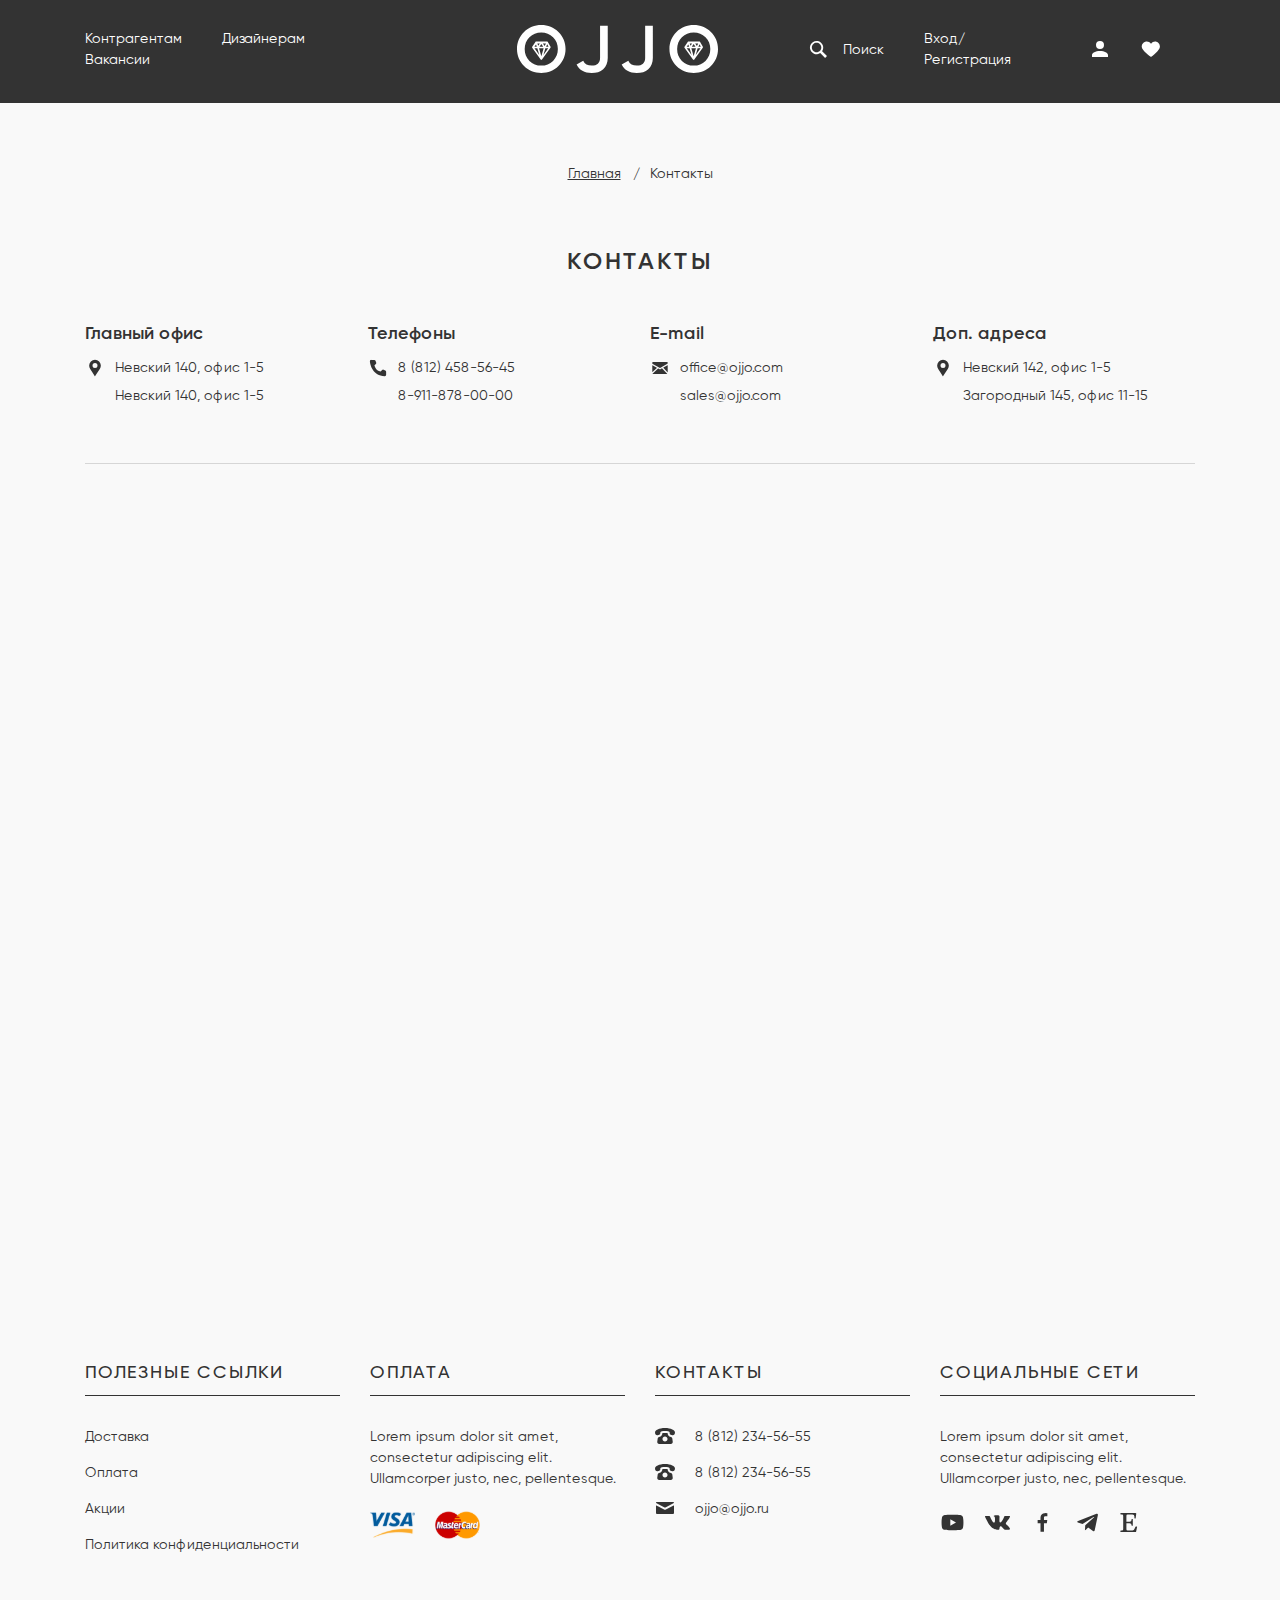
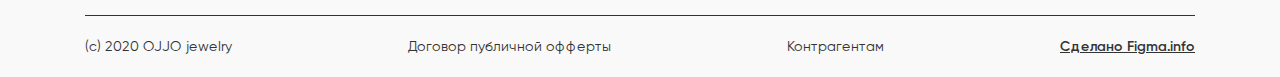
<file: contacts.html>
<!DOCTYPE html><html lang="ru"><head><meta charset="UTF-8"><meta http-equiv="X-UA-Compatible" content="IE=edge"><meta name="viewport" content="width=device-width, initial-scale=1.0, user-scalable=0"><link rel="stylesheet" href="static/css/style.css"><title>OJJO</title></head><body><header class="header header--size-s"><div class="header-top"><div class="container"> <div class="header-top__inner"> <nav class="header-top__nav"> <a class="header-top__link" href="">Контрагентам</a><a class="header-top__link" href="">Дизайнерам</a><a class="header-top__link" href="">Вакансии</a></nav><a class="header-top__logo" href="index.html"> <img class="img img-logo" src="static/images/icons/logo.svg" alt="Логотип компании"/></a><form class="header-top__search" action=".php"><div class="header-top__search-main"><button class="header-top__search-btn"><img class="img img-search" src="static/images/icons/search.svg" alt="Поиск"/></button><span class="header-top__search-span">Поиск</span></div><input class="header-top__search-inp" type="search" placeholder="Поиск" name="search"></form><div class="header-top__entrance"><a class="header-top__link" href="">Вход</a><a class="header-top__link" href="">Регистрация</a></div><div class="header-top__user"> <a class="header-top__user-link" href=""><img class="img img-account" src="static/images/icons/account.svg" alt="Аккаунт"/></a><a class="header-top__user-link" href=""><img class="img img-wishlist" src="static/images/icons/wishlist.svg" alt="Нравится"/></a></div><div class="header-burger__link"><div class="header-burger"><span class="header-burger__span"></span></div></div></div></div></div><div class="menu"> <div class="container"> <div class="menu__body"> <ul class="menu__list menu__links"> <li class="menu__item"><a class="menu__link" href="">Контрагентам</a></li><li class="menu__item"><a class="menu__link" href="">Дизайнерам</a></li><li class="menu__item"><a class="menu__link" href="">Вакансии</a></li><li class="menu__item"><div class="header-top__entrance menu__entrance"><a class="header-top__link menu__entrance-link" href="">Вход</a><a class="header-top__link menu__entrance-link" href="">Регистрация</a></div></li></ul><ul class="menu__list"><li class="menu__user"><a class="menu__user-link" href=""><img class="img img-account" src="static/images/icons/account.svg" alt="Аккаунт"/></a></li><li class="menu__user"><a class="menu__user-link" href=""><img class="img img-wishlist" src="static/images/icons/wishlist.svg" alt="Нравится"/></a></li></ul><div class="social social--white"> <ul class="social__list"><li class="social__item"> <a class="social__link" href=""><svg class="icon icon-youtube youtube"><use xlink:href="static/images/sprites/sprite.svg#youtube"></use></svg></a></li><li class="social__item"> <a class="social__link" href=""><svg class="icon icon-vk vk"><use xlink:href="static/images/sprites/sprite.svg#vk"></use></svg></a></li><li class="social__item"> <a class="social__link" href=""><svg class="icon icon-facebook facebook"><use xlink:href="static/images/sprites/sprite.svg#facebook"></use></svg></a></li><li class="social__item"> <a class="social__link" href=""><svg class="icon icon-telegram telegram"><use xlink:href="static/images/sprites/sprite.svg#telegram"></use></svg></a></li><li class="social__item"> <a class="social__link social__link--small" href=""><svg class="icon icon-etsy Etsy"><use xlink:href="static/images/sprites/sprite.svg#etsy"></use></svg></a></li></ul></div></div></div></div></header><div class="wrapper"><main class="main"> <div class="breadcrumbs"> <div class="container"> <ul class="breadcrumbs__list"><li class="breadcrumbs__item"> <a class="breadcrumbs__link" href="index.html">Главная</a></li><li class="breadcrumbs__item"> <a class="breadcrumbs__link" href="contacts.html">Контакты</a></li></ul></div></div><section class="contacts"> <div class="container"> <div class="title"> <h2 class="title--size-h3 title--font">Контакты</h2></div><ul class="contacts__list"> <li class="contacts__item"><span class="contacts__item-title">Главный офис</span><ul class="contacts__item-list contacts__item--location"> <li class="contacts__item--small"> <a class="contacts__link" href="">Невский 140, офис 1-5</a></li><li class="contacts__item--small"> <a class="contacts__link" href="">Невский 140, офис 1-5</a></li></ul></li><li class="contacts__item"><span class="contacts__item-title">Телефоны</span><ul class="contacts__item-list contacts__item--tel"> <li class="contacts__item--small"> <a class="contacts__link" href="tel:88124585645">8 (812) 458-56-45</a></li><li class="contacts__item--small"> <a class="contacts__link" href="tel:89118780000">8-911-878-00-00</a></li></ul></li><li class="contacts__item"><span class="contacts__item-title">E-mail</span><ul class="contacts__item-list contacts__item--email"> <li class="contacts__item--small"> <a class="contacts__link" href="mailto:office@ojjo.com">office@ojjo.com</a></li><li class="contacts__item--small"> <a class="contacts__link" href="mailto:sales@ojjo.com">sales@ojjo.com</a></li></ul></li><li class="contacts__item"><span class="contacts__item-title">Доп. адреса</span><ul class="contacts__item-list contacts__item--location"> <li class="contacts__item--small"> <a class="contacts__link" href="">Невский 142, офис 1-5</a></li><li class="contacts__item--small"> <a class="contacts__link" href="">Загородный 145, офис 11-15</a></li></ul></li></ul><div class="contacts__map" id="contact-map"><iframe src="https://www.google.com/maps/embed?pb=!1m16!1m12!1m3!1d840.5367611156048!2d30.36792882833398!3d59.92974283919041!2m3!1f0!2f0!3f0!3m2!1i1024!2i768!4f13.1!2m1!1z0J3QtdCy0YHQutC40LkgMTQwLCDQvtGE0LjRgSAxLTU!5e0!3m2!1sru!2sua!4v1626780793732!5m2!1sru!2sua" style="border:0;" allowfullscreen="" loading="lazy"></iframe></div></div></section></main><footer class="footer"><div class="footer-main"> <div class="container"> <ul class="footer-main__list"> <li class="footer-main__item"> <span class="footer-main__item-title">Полезные ссылки</span><a class="footer__text footer-main__link" href="">Доставка</a><a class="footer__text footer-main__link" href="">Оплата </a><a class="footer__text footer-main__link" href="">Акции</a><a class="footer__text footer-main__link" href="">Политика конфиденциальности</a></li><li class="footer-main__item"> <span class="footer-main__item-title">оплата</span><p class="footer__text footer-main__text">Lorem ipsum dolor sit amet, consectetur adipiscing elit. Ullamcorper justo, nec, pellentesque.</p><div class="footer-main__cards"> <img class="img img-card-prev1" src="static/images/icons/card-prev1.svg" alt="Виза"/><img class="img img-card-prev2" src="static/images/icons/card-prev2.svg" alt="Мастер Кард"/></div></li><li class="footer-main__item"> <span class="footer-main__item-title">контакты</span><a class="footer__text footer-main__link footer-main__contacts-link footer-main__contacts-link--tel" href="tel:+88122345655">8 (812) 234-56-55</a><a class="footer__text footer-main__link footer-main__contacts-link footer-main__contacts-link--tel" href="tel:+88122345655">8 (812) 234-56-55</a><a class="footer__text footer-main__link footer-main__contacts-link footer-main__contacts-link--mail" href="mailto:ojjo@ojjo.ru">ojjo@ojjo.ru</a></li><li class="footer-main__item"> <span class="footer-main__item-title">социальные сети</span><p class="footer__text footer-main__text">Lorem ipsum dolor sit amet, consectetur adipiscing elit. Ullamcorper justo, nec, pellentesque.</p><div class="social"> <ul class="social__list"><li class="social__item"> <a class="social__link" href=""><svg class="icon icon-youtube youtube"><use xlink:href="static/images/sprites/sprite.svg#youtube"></use></svg></a></li><li class="social__item"> <a class="social__link" href=""><svg class="icon icon-vk vk"><use xlink:href="static/images/sprites/sprite.svg#vk"></use></svg></a></li><li class="social__item"> <a class="social__link" href=""><svg class="icon icon-facebook facebook"><use xlink:href="static/images/sprites/sprite.svg#facebook"></use></svg></a></li><li class="social__item"> <a class="social__link" href=""><svg class="icon icon-telegram telegram"><use xlink:href="static/images/sprites/sprite.svg#telegram"></use></svg></a></li><li class="social__item"> <a class="social__link social__link--small" href=""><svg class="icon icon-etsy Etsy"><use xlink:href="static/images/sprites/sprite.svg#etsy"></use></svg></a></li></ul></div></li></ul></div></div><div class="footer-bottom"><div class="container"> <div class="footer-bottom__body"> <ul class="footer-bottom__list"> <li class="footer-bottom__item"> <span class="footer__text">(c) 2020 OJJO jewelry</span></li><li class="footer-bottom__item"> <a class="footer__text" href="">Договор публичной офферты</a></li><li class="footer-bottom__item"> <a class="footer__text" href="">Контрагентам</a></li><li class="footer-bottom__item"> <a class="footer__text footer-bottom__created" href="">Сделано Figma.info</a></li></ul></div></div></div></footer></div><script src="static/js/vendors/jquery-3.6.0.min.js"></script><script src="static/js/vendors/libs.js"> </script><script src="static/js/main.js"></script></body></html>
</file>
<file: static/css/style.css>
@charset "UTF-8";/*! normalize.css v8.0.1 | MIT License | github.com/necolas/normalize.css */html{line-height:1.15;-webkit-text-size-adjust:100%}details,main{display:block}h1{font-size:2em}hr{box-sizing:content-box;height:0;overflow:visible}code,kbd,pre,samp{font-family:monospace,monospace;font-size:1em}a{background-color:transparent;text-decoration:none}abbr[title]{border-bottom:none;text-decoration:underline;-webkit-text-decoration:underline dotted;text-decoration:underline dotted}b,strong{font-weight:bolder}small{font-size:80%}sub,sup{font-size:75%;line-height:0;position:relative;vertical-align:baseline}sub{bottom:-.25em}sup{top:-.5em}img{border-style:none;max-width:100%;display:block}button,input,optgroup,select,textarea{font-family:inherit;font-size:100%;line-height:1.15;margin:0}button,input{overflow:visible}button,select{text-transform:none}[type=button],[type=reset],[type=submit],button{-webkit-appearance:button}[type=button]::-moz-focus-inner,[type=reset]::-moz-focus-inner,[type=submit]::-moz-focus-inner,button::-moz-focus-inner{border-style:none;padding:0}[type=button]:-moz-focusring,[type=reset]:-moz-focusring,[type=submit]:-moz-focusring,button:-moz-focusring{outline:ButtonText dotted 1px}fieldset{padding:.35em .75em .625em}legend{box-sizing:border-box;color:inherit;display:table;max-width:100%;padding:0;white-space:normal}progress{vertical-align:baseline}textarea{overflow:auto}[type=checkbox],[type=radio]{box-sizing:border-box;padding:0}[type=number]::-webkit-inner-spin-button,[type=number]::-webkit-outer-spin-button{height:auto}[type=search]{-webkit-appearance:textfield;outline-offset:-2px}[type=search]::-webkit-search-decoration{-webkit-appearance:none}::-webkit-file-upload-button{-webkit-appearance:button;font:inherit}summary{display:list-item}[hidden],template{display:none}.slick-slider{position:relative;display:block;box-sizing:border-box;-webkit-touch-callout:none;-webkit-user-select:none;-moz-user-select:none;-ms-user-select:none;user-select:none;touch-action:pan-y;-webkit-tap-highlight-color:transparent}.slick-list{position:relative;overflow:hidden;display:block;margin:0;padding:0}.slick-list:focus{outline:0}.slick-list.dragging{cursor:pointer;cursor:hand}.slick-slider .slick-list,.slick-slider .slick-track{transform:translate3d(0,0,0)}.slick-track{position:relative;left:0;top:0;display:block;margin-left:auto;margin-right:auto}.slick-track:after,.slick-track:before{content:"";display:table}.slick-track:after{clear:both}.slick-loading .slick-track{visibility:hidden}.slick-slide{float:left;height:100%;min-height:1px;display:none}[dir=rtl] .slick-slide{float:right}.slick-slide img{display:block}.slick-slide.slick-loading img{display:none}.slick-slide.dragging img{pointer-events:none}.slick-initialized .slick-slide{display:block}.slick-loading .slick-slide{visibility:hidden}.slick-vertical .slick-slide{display:block;height:auto;border:1px solid transparent}.slick-arrow.slick-hidden{display:none}/*! fancyBox v2.1.5 fancyapps.com | fancyapps.com/fancybox/#license */.fancybox-image,.fancybox-inner,.fancybox-nav,.fancybox-nav span,.fancybox-outer,.fancybox-skin,.fancybox-tmp,.fancybox-wrap,.fancybox-wrap iframe,.fancybox-wrap object{padding:0;margin:0;border:0;outline:0;vertical-align:top}.fancybox-wrap{position:absolute;top:0;left:0;z-index:8020}.fancybox-skin{position:relative;background:#f9f9f9;color:#444;text-shadow:none;border-radius:4px}.fancybox-opened{z-index:8030}.fancybox-opened .fancybox-skin{box-shadow:0 10px 25px rgba(0,0,0,.5)}.fancybox-inner,.fancybox-outer{position:relative}.fancybox-inner{overflow:hidden}.fancybox-type-iframe .fancybox-inner{-webkit-overflow-scrolling:touch}.fancybox-error{color:#444;font:14px/20px "Helvetica Neue",Helvetica,Arial,sans-serif;margin:0;padding:15px;white-space:nowrap}.fancybox-iframe,.fancybox-image{display:block;width:100%;height:100%}.fancybox-image{max-width:100%;max-height:100%}#fancybox-loading{position:fixed;top:50%;left:50%;margin-top:-22px;margin-left:-22px;background-position:0 -108px;opacity:.8;cursor:pointer;z-index:8060}#fancybox-loading div{width:44px;height:44px;background:url(../img/fancybox_loading.gif) center center no-repeat}.fancybox-close{position:absolute;top:-18px;right:-18px;cursor:pointer;z-index:8040}.fancybox-nav{position:absolute;top:0;width:40%;height:100%;cursor:pointer;text-decoration:none;background:url(../img/blank.gif);-webkit-tap-highlight-color:transparent;z-index:8040}.fancybox-prev{left:0}.fancybox-next{right:0}.fancybox-nav span{position:absolute;top:50%;width:36px;height:34px;margin-top:-18px;cursor:pointer;z-index:8040;visibility:hidden}.fancybox-prev span{left:10px;background-position:0 -36px}.fancybox-next span{right:10px;background-position:0 -72px}.fancybox-nav:hover span{visibility:visible}.fancybox-tmp{position:absolute;top:-99999px;left:-99999px;max-width:99999px;max-height:99999px;overflow:visible!important}.fancybox-lock{overflow:visible!important;width:auto}.fancybox-lock body{overflow:hidden!important}.fancybox-lock-test{overflow-y:hidden!important}.fancybox-overlay{position:absolute;top:0;left:0;overflow:hidden;display:none;z-index:8010;background:url(../img/fancybox_overlay.png)}.fancybox-overlay-fixed{position:fixed;bottom:0;right:0}.fancybox-lock .fancybox-overlay{overflow:auto;overflow-y:scroll}.fancybox-title{visibility:hidden;font:13px/20px "Helvetica Neue",Helvetica,Arial,sans-serif;position:relative;text-shadow:none;z-index:8050}.fancybox-opened .fancybox-title{visibility:visible}.fancybox-title-float-wrap{position:absolute;bottom:0;right:50%;margin-bottom:-35px;z-index:8050;text-align:center}.fancybox-title-float-wrap .child{display:inline-block;margin-right:-100%;padding:2px 20px;background:rgba(0,0,0,.8);border-radius:15px;text-shadow:0 1px 2px #222;color:#fff;font-weight:700;line-height:24px;white-space:nowrap}.fancybox-title-outside-wrap{position:relative;margin-top:10px;color:#fff}.fancybox-title-inside-wrap{padding-top:10px}.fancybox-title-over-wrap{position:absolute;bottom:0;left:0;color:#fff;padding:10px;background:rgba(0,0,0,.8)}@media only screen and (-webkit-min-device-pixel-ratio:1.5),only screen and (min--moz-device-pixel-ratio:1.5),only screen and (min-device-pixel-ratio:1.5){#fancybox-loading,.fancybox-close,.fancybox-next span,.fancybox-prev span{background-image:url(../img/fancybox_sprite@2x.png);background-size:44px 152px}#fancybox-loading div{background-image:url(../img/fancybox_loading@2x.gif);background-size:24px 24px}}@font-face{font-family:Gilroy;src:url(../fonts/gilroyregular/gilroyregular.woff) format("woff"),url(../fonts/gilroyregular/gilroyregular.ttf) format("truetype");font-weight:400;font-style:normal}@font-face{font-family:Gilroy;src:url(../fonts/gilroymedium/gilroymedium.woff) format("woff"),url(../fonts/gilroymedium/gilroymedium.ttf) format("truetype");font-weight:500;font-style:normal}@font-face{font-family:Gilroy;src:url(../fonts/gilroysemibold/gilroysemibold.woff) format("woff"),url(../fonts/gilroysemibold/gilroysemibold.ttf) format("truetype");font-weight:600;font-style:normal}@font-face{font-family:"Noto Serif";src:url(../fonts/notoserifbold/notoserifbold.woff) format("woff"),url(../fonts/notoserifbold/notoserifbold.ttf) format("truetype");font-weight:700;font-style:normal}body{font-family:Gilroy,sans-serif;font-weight:400;font-size:21px;line-height:135%;height:100%;color:#333;min-width:320px;width:100%;overflow-x:hidden;font-style:normal;margin:0 auto}.container{width:100%;max-width:1140px;margin:0 auto;padding:0 15px}ol,ul{margin:0;padding:0}.lock{overflow:hidden}.content{position:relative;z-index:2;background-color:#fff}.title{text-align:center}.title--size-h1{font-family:"Noto Serif",sans-serif;font-weight:700;font-size:36px;line-height:135%}.title--size-h2{font-family:"Noto Serif",sans-serif;font-weight:700;font-size:30px;line-height:135%}.title--size-h3{font-family:"Noto Serif",sans-serif;font-weight:700;font-size:24px;line-height:140%}.title--color-white{color:#fff}.title--font{font-family:Gilroy,sans-serif;letter-spacing:.1em;text-transform:uppercase}.title__descr{font-size:21px;line-height:140%;text-align:center;display:inline-block;margin-bottom:15px}.btn{font-weight:500;font-size:18px;line-height:21px;text-align:center;letter-spacing:.1em;text-transform:uppercase;border:none;cursor:pointer}.btn--color-white{background-color:#fff;color:#333;border:1px solid #333}.btn--color-dark{background-color:#333;color:#fff}.wrapper{position:relative;z-index:2;background-color:#f9f9f9}.fancybox-overlay{background-image:none;background-color:rgba(51,51,51,.8)}#fancybox-loading,.fancybox-close,.fancybox-next span,.fancybox-prev span{background-image:url(../images/icons/close.svg)}.fancybox-close{width:15px;height:15px}*,::after,::before{box-sizing:border-box}blockquote,dd,dl,figcaption,figure,h1,h2,h3,h4,h5,h6,li,p{margin:0}input::-webkit-inner-spin-button,input::-webkit-outer-spin-button{-webkit-appearance:none;margin:0}ol[class],ul[class]{list-style:none}a:not([class]){-webkit-text-decoration-skip:ink;text-decoration-skip-ink:auto}.header{display:flex;flex-direction:column;justify-content:space-between;position:relative;height:100vh;min-height:420px}.header--size-s{height:auto;min-height:50px;background-color:#333}.header__background{position:fixed;left:0;right:0;margin:0 auto;top:0}.header__background img{-o-object-fit:cover;object-fit:cover;-o-object-position:center;object-position:center;height:100vh;width:100%}.header-top{position:relative;z-index:20;padding:25px 0 30px}.header-top--bg{background-color:#333}.header-top__inner{display:flex;justify-content:center;align-items:center}.header-top__nav{flex-wrap:wrap;width:322px;flex-shrink:0;display:flex;align-items:center;margin-right:125px}@media (max-width:1410px){.header-top__nav{margin-right:calc(0px + 125 * (100vw - 320px)/ 1090)}}.header-top__nav>:not(:last-child){margin-right:40px}.header-top__link{font-size:14px;line-height:150%;color:#fff;transition:.3s}.header-top__link:active,.header-top__link:focus,.header-top__link:hover{color:#fad74e}.header-top__logo{max-width:216px;width:100%;margin-right:100px}@media (max-width:1410px){.header-top__logo{margin-right:calc(0px + 100 * (100vw - 320px)/ 1090)}}.header-top__logo img{width:100%}.header-top__search{margin-right:40px;position:relative}.header-top__search-main{display:flex;align-items:center;cursor:pointer}.header-top__search-btn{cursor:pointer;background-color:transparent;border:none;outline:0;padding:3px;margin-right:13px}.header-top__search-btn img{min-width:18px;height:18px}.header-top__search-span{font-size:14px;line-height:150%;color:#fff}.header-top__search-inp{display:none;position:absolute;top:100%;left:0}.header-top__entrance{width:124px;flex-shrink:0;display:flex;flex-wrap:wrap;align-items:center;margin-right:40px}.header-top__entrance>:not(:last-child){position:relative;padding-right:8px}.header-top__entrance>:not(:last-child)::after{content:"/";position:absolute;right:0;top:50%;color:#fff!important;transform:translateY(-50%)}.header-top__user{width:76px;flex-shrink:0;flex-wrap:wrap;justify-content:center;display:flex}.header-top__user>:not(:last-child){margin-right:25px}.header-top__user-link{padding:4px}.header-top__user-link img{min-width:16px;height:16px}.header-bottom{position:relative;z-index:2}.header-info{text-align:center}.header-info__title{color:#fff;margin-bottom:50px;font-size:36px;line-height:49px}.header-info__link{padding:15px 35px;color:#fff;border:1px solid #fff;font-weight:500;font-size:18px;line-height:115%;letter-spacing:.1em;text-transform:uppercase;display:inline-block;margin-bottom:95px}.header-brands{padding:30px 0;border-top:1px solid #fff}.header-brands__list{display:flex;justify-content:center;align-items:center}.header-brands__list>:not(:last-child){position:relative;padding-right:15px;margin-right:15px}.header-brands__list>:not(:last-child)::after{content:"";position:absolute;right:0;top:50%;transform:translateY(-50%);height:60px;width:1px;background-color:#fff}.header-brands__item{max-width:160px;width:100%}.header-brands__item img{width:100%}.header-burger{cursor:pointer;display:none;width:33px;height:28px;position:relative}.header-burger__link{padding:10px 8px;cursor:pointer;display:inline-block;margin-left:15px}.header-burger::before{transition:.3s;position:absolute;content:"";left:0;right:0;top:0;height:3px;width:100%;background-color:#fff;border-radius:20%}.header-burger::after{transition:.3s;position:absolute;content:"";left:0;right:0;bottom:0;height:3px;width:100%;background-color:#fff;border-radius:20%}.header-burger span{position:absolute;left:0;right:0;width:20px;height:3px;background-color:#fff;top:12px;border-radius:25%}.header-burger--active::before{top:13px;transform:rotate(45deg)}.header-burger--active::after{bottom:12px;transform:rotate(-45deg)}.header-burger--active span{display:none}.footer-main{padding:80px 0 45px}.footer-main__list{display:flex;justify-content:space-between;align-items:flex-start;flex-wrap:wrap}.footer-main__list>:not(:last-child){margin-right:20px}.footer-main__item{width:255px;display:flex;flex-direction:column;align-items:flex-start}.footer-main__item-title{display:block;width:100%;padding-bottom:10px;margin-bottom:30px;border-bottom:1px solid #333;font-weight:500;font-size:18px;line-height:140%;letter-spacing:.1em;text-transform:uppercase}.footer-main__link{display:inline-block;margin-bottom:15px}.footer-main__text{margin-bottom:21px}.footer-main__cards{display:flex;align-items:center}.footer-main__cards>:not(:last-child){margin-right:20px}.footer-main__cards img{width:45px;height:30px}.footer-main__contacts-link{padding-left:40px;position:relative}.footer-main__contacts-link::before{content:"";position:absolute;left:0;top:50%;transform:translateY(-50%);width:20px;height:20px;background-repeat:no-repeat}.footer-main__contacts-link--tel::before{background-image:url(../images/icons/phone.svg)}.footer-main__contacts-link--mail::before{background-image:url(../images/icons/mail.svg)}.footer-bottom__body{padding:20px 0;border-top:1px solid #333}.footer-bottom__list{display:flex;align-items:center;justify-content:space-between;flex-wrap:wrap}.footer-bottom__item{font-size:14px;line-height:150%}.footer-bottom__created{font-weight:600;text-decoration:underline}.footer__text{font-size:14px;line-height:150%;color:#333}.social__list{max-width:260px;width:100%;flex-wrap:wrap;display:flex;align-items:center}.social__list>:not(:last-child){margin-right:20px}.social__link{width:25px;height:25px;display:flex;align-items:center;justify-content:center}.social__link--small,.social__link--small svg{width:20px;height:20px}.social__link svg{width:25px;height:25px;fill:#333}.social--white svg{fill:#fff}.events{padding:100px 0 120px}.events-tabs__list{margin:60px 0 40px;display:flex;justify-content:center;align-items:flex-start;flex-wrap:wrap}.events-tabs__list>:not(:last-child){margin-right:15px;margin-bottom:15px}.events-tabs__item{position:relative}.events-tabs__item::before{content:"";position:absolute;right:-6px;bottom:-6px;width:165px;top:6px;background-color:#f9f9f9;border:1px solid #d6d6d6}.events-tabs__item--active::before{display:none}.events-tabs__item--active .events-tabs__link{padding:20px 10px;width:171px;background-color:#333;color:#fff}.events-tabs__link{width:165px;padding:17px 10px;position:relative;z-index:2;display:flex;justify-content:center;align-items:center;border:1px solid #d6d6d6;font-weight:500;font-size:18px;line-height:21px;letter-spacing:.1em;text-transform:uppercase;color:#333;background-color:#f9f9f9}.events-tab{padding-top:190px;margin-top:-190px;display:none}.events-tab:target{display:block}.events-tab__list{display:grid;grid-template-columns:repeat(3,auto);grid-gap:30px}.events-tab__link{position:relative;display:inline-block;max-width:350px;width:100%;height:100%}.events-tab__link img{width:100%;height:100%;-o-object-fit:cover;object-fit:cover;-o-object-position:center;object-position:center}.events-tab__item{height:280px}@media (max-width:1410px){.events-tab__item{height:calc(150px + 130 * (100vw - 320px)/ 1090)}}.events-tab__item-title{font-weight:500;font-size:24px;line-height:28px;text-align:center;letter-spacing:.1em;text-transform:uppercase;color:#fff;position:absolute;bottom:15px;padding:15px;right:0;left:0;margin:0 auto}.salons{background-image:url(../images/content/dark-bg.jpg);background-position:center;background-size:cover;padding:100px 0}.salons__content{display:flex;flex-direction:column;justify-content:center;align-items:center}.salons__text{margin:45px 0 60px;display:inline-block;font-size:18px;line-height:140%;color:#fff;max-width:730px;width:100%}.salons__btn{padding:15px 35px}.benefit{padding:120px 0}.benefit__list{padding:60px 0;display:flex;justify-content:space-between;align-items:center}.benefit__list>:not(:last-child){margin-right:20px}.benefit__item{position:relative;max-width:350px;height:370px;width:100%}@media (max-width:1410px){.benefit__item{height:calc(150px + 220 * (100vw - 320px)/ 1090)}}.benefit__item img{width:100%;height:100%;-o-object-fit:cover;object-fit:cover;-o-object-position:center;object-position:center}.benefit__inside{position:absolute;bottom:35px;padding:15px;right:0;left:0;margin:0 auto}.benefit__text{text-align:center;line-height:140%;color:#fff}.benefit__more{text-align:center}.benefit__btn{padding:15px 35px;display:inline-block}.network{padding-bottom:150px}.network__content{margin-top:60px;display:flex;align-items:center;flex-wrap:wrap}.network__link{position:relative;display:inline-block;height:300px;flex:25%;overflow:hidden}.network__link img{-o-object-fit:cover;object-fit:cover;-o-object-position:center;object-position:center;width:100%;height:100%;transition:.3s}.network__link:hover img{width:105%;height:105%}.network__link:hover .network__inside img{width:70px;height:70px}.network__video{flex:50%}.network__video:hover .network__inside{background:rgba(51,51,51,.4)}.network__inside{transition:.3s;position:absolute;left:0;top:0;right:0;bottom:0;display:flex;justify-content:center;align-items:center;z-index:2}.network__inside img{width:70px;height:70px}.mailing{background-image:url(../images/content/dark-bg.jpg);background-size:cover;background-position:center;padding:100px 0 120px}.mailing__inner{margin-top:60px;display:flex;justify-content:center;align-items:center}.mailing__inner>:not(:last-child){margin-right:80px}@media (max-width:1410px){.mailing__inner>:not(:last-child){margin-right:calc(15px + 65 * (100vw - 320px)/ 1090)}}.mailing__list>:not(:last-child){margin-bottom:15px}.mailing__item{padding-left:37px;position:relative;font-size:18px;line-height:140%}.mailing__item::before{content:"";position:absolute;left:0;top:50%;transform:translateY(-50%);width:17px;height:17px;background-image:url(../images/icons/subscribe.svg)}.mailing__text{font-size:18px;line-height:140%;color:#fff}.mailing__form{padding:14px 15px;border:1px solid #fff;max-width:448px;width:100%}.mailing__form-body{background-color:#fff;padding:20px 22px;display:flex;justify-content:space-between;align-items:center}.mailing__form-body>:not(:last-child){margin-right:15px}.mailing__inp{padding:15px 20px 14px;border:1px solid #d6d6d6;outline:0;max-width:200px;width:100%}.mailing__inp::-moz-placeholder{font-weight:500;font-size:14px;line-height:16px;letter-spacing:.1em;text-transform:uppercase;color:rgba(51,51,51,.5)}.mailing__inp:-ms-input-placeholder{font-weight:500;font-size:14px;line-height:16px;letter-spacing:.1em;text-transform:uppercase;color:rgba(51,51,51,.5)}.mailing__inp::placeholder{font-weight:500;font-size:14px;line-height:16px;letter-spacing:.1em;text-transform:uppercase;color:rgba(51,51,51,.5)}.mailing__inp.error{border:1px solid red}.mailing__inp.error::-moz-placeholder{color:red}.mailing__inp.error:-ms-input-placeholder{color:red}.mailing__inp.error::placeholder{color:red}.mailing__btn{padding:14.5px 35px;outline:0;cursor:pointer;border:none}.menu{position:absolute;transform:translateY(-100%);transition:.5s;left:0;right:0;top:0;height:100vh;padding-top:110px;bottom:0;z-index:10;background-color:#333;overflow:auto}.menu--active{transform:translateY(0)}.menu__body{display:flex;flex-direction:column;align-items:flex-start}.menu__body>*{width:100%;display:flex;align-items:flex-start;padding:32px 0}.menu__body>:not(:last-child){border-bottom:1px solid #fff}.menu__links{flex-direction:column}.menu__links>:not(:last-child){margin-bottom:30px}.menu__link{font-size:21px;line-height:140%;color:#fff;transition:.3s}.menu__link:active,.menu__link:focus,.menu__link:hover{color:#fad74e}.menu__entrance{display:block!important}.menu__entrance-link{color:#fff;font-size:21px;line-height:140%}.menu__user-link{width:33px;height:33px;display:flex;justify-content:center;align-items:center}.catalog-select{padding-top:100px;margin-bottom:50px}.catalog-select__items{display:flex;justify-content:center;align-items:center;flex-wrap:wrap}.catalog-select__items>*{margin-bottom:10px;flex:1}.catalog-select__items>:not(:last-child){margin-right:30px}.catalog-select__content{min-width:125px;position:relative;max-width:160px;width:100%;display:inline-block}.catalog-select__content.is-active .catalog-select__body{display:block}.catalog-select__header{width:100%;padding:0 15px 10px 0;position:relative;border-bottom:1px solid #d6d6d6;cursor:pointer}.catalog-select__header::after{content:"";position:absolute;right:0;top:13px;transition:.3s;width:0;height:0;border-style:solid;border-width:7px 5px 0;border-color:#333 transparent transparent}.catalog-select__current{font-size:16px;line-height:150%}.catalog-select__body{display:none;position:absolute;top:100%;left:0;right:0;width:100%;padding:5px 15px;background-color:#f9f9f9;z-index:3}.catalog-select__body>:not(:last-child){margin-bottom:10px}.catalog-select__item{font-size:16px;line-height:150%;cursor:pointer}.catalog{text-align:center;padding-bottom:150px}.catalog__content>:not(:last-child){border-bottom:1px solid #d6d6d6;margin-bottom:60px}.catalog__list{display:flex;align-items:flex-start;justify-content:center;padding-bottom:60px}.catalog__list>*{flex:1 1 350px}.catalog__item{max-width:350px;min-width:300px;min-height:440px;padding:35px;text-align:center;display:flex;flex-direction:column;align-items:center}.catalog__img{width:100%;height:220px;display:inline-block;margin-bottom:25px}.catalog__img img{-o-object-fit:cover;object-fit:cover;-o-object-position:center;object-position:center;width:100%;height:100%}.catalog__type{font-size:16px;line-height:150%;color:#333;display:inline-block;margin-bottom:10px}.catalog__brand{color:#333;display:inline-block;margin-bottom:15px}.catalog__price{padding:10px 20px;font-size:18px;line-height:21px;text-align:center;letter-spacing:.05em;text-transform:uppercase}.catalog__more{padding:15px 35px;display:inline-block}.description{padding-bottom:150px}.description-item{padding-bottom:110px}.description__inner{display:flex;align-items:flex-start;justify-content:center}.description__inner>:not(:last-child){margin-right:100px}@media (max-width:1410px){.catalog__img{height:calc(150px + 70 * (100vw - 320px)/ 1090)}.description__inner>:not(:last-child){margin-right:calc(15px + 85 * (100vw - 320px)/ 1090)}}.description__info{max-width:540px;width:100%;position:relative}.description__info::after{content:"";position:absolute;left:0;right:0;top:0;bottom:0;z-index:2;background:linear-gradient(180deg,rgba(51,51,51,0) 0,#f9f9f9 82.29%)}.description__title{font-family:Gilroy,sans-serif;margin-bottom:30px}.description__text{font-size:16px;line-height:150%;display:inline-block;margin-bottom:15px}.description__link{position:relative;z-index:4;font-weight:500;font-size:18px;line-height:21px;letter-spacing:.1em;text-transform:uppercase;display:inline-block;color:#333;padding-bottom:5px;border-bottom:1px dashed #333}.description-services__list{display:grid;grid-template-columns:repeat(2,auto);grid-column-gap:60px;grid-row-gap:30px}.description-services__item{max-width:130px;display:flex;flex-direction:column;align-items:center;text-align:center}.description-services__item img{margin-bottom:15px}.interesting{padding-bottom:60px}.interesting-catalog__list{margin-top:60px}.breadcrumbs{padding:60px 0}.breadcrumbs__list{display:flex;justify-content:center;align-items:center;flex-wrap:wrap}.breadcrumbs__list>:not(:last-child){padding-right:19px;margin-right:10px;position:relative}.breadcrumbs__list>:not(:last-child)::after{content:"/";position:absolute;right:0;top:50%;transform:translateY(-50%);font-size:14px;line-height:150%}.breadcrumbs__list>:not(:last-child) .breadcrumbs__link{-webkit-text-decoration-line:underline;text-decoration-line:underline;pointer-events:auto;cursor:pointer}.breadcrumbs__item{font-size:14px;line-height:150%}.breadcrumbs__link{font-size:14px;line-height:150%;color:#333;pointer-events:none;cursor:normal}.product{padding-bottom:120px}.product__inner{display:flex;justify-content:space-between}.product__inner>:not(:last-child){margin-right:30px}.product__slider{max-width:50%}.product__slider--big{width:100%;margin-bottom:30px}.product__slider--big img{max-width:560px;width:100%}.product__slider--small>* img{margin:0 15px;max-width:160px;width:100%}.product__info{padding:10px;border:1px solid #d6d6d6;max-width:540px;width:100%}.product__info-body{padding:40px 30px;border:1px solid #d6d6d6}.product__title{font-family:Gilroy,sans-serif;margin-bottom:30px;font-weight:500;font-size:24px;line-height:28px;letter-spacing:.1em;text-transform:uppercase}.product__categories{flex-wrap:wrap;display:flex;align-items:center;padding-bottom:30px;margin-bottom:30px;border-bottom:1px solid #d6d6d6}.product__categories>:not(:last-child){margin-right:25px}.product__category{display:flex;align-items:center}.product__category-text{color:#d6d6d6;font-size:14px;line-height:150%}.product__category-name{margin-right:15px}.product__text{font-size:14px;line-height:150%;margin-bottom:30px}.product__price{font-weight:600;font-size:24px;line-height:29px;letter-spacing:.05em;text-transform:uppercase;display:inline-block;margin-bottom:30px}.product__buttons{display:flex}.product__buttons>:not(:last-child){margin-right:30px}.product__btn{display:inline-block;padding:10px 20px}.contacts{padding-bottom:40px}.contacts__list{display:flex;align-items:flex-start;justify-content:space-between;flex-wrap:wrap;padding-bottom:35px;margin:40px 0 60px;border-bottom:1px solid #d6d6d6}.contacts__list>*{margin-bottom:20px;flex:1}.contacts__list>:not(:last-child){margin-right:20px}.contacts__item{min-width:200px}.contacts__item-title{font-weight:600;font-size:18px;line-height:140%;color:#333;margin-bottom:5px;display:inline-block}.contacts__item-list{display:flex;flex-direction:column;align-items:flex-start;padding-left:30px;position:relative}.contacts__item-list::before{content:"";position:absolute;left:0;top:7px;width:20px;height:20px;background-repeat:no-repeat}.contacts__item--location::before{background-image:url(../images/icons/location.svg)}.contacts__item--email::before{background-image:url(../images/icons/email.svg)}.contacts__item--tel::before{background-image:url(../images/icons/tel.svg)}.contacts__link{font-size:14px;line-height:150%;color:#333;margin-bottom:15px}.contacts__map iframe{width:100%;height:750px}@media (max-width:1410px){.contacts__map iframe{height:calc(400px + 350 * (100vw - 320px)/ 1090)}}@media screen and (max-width:960px){.tablet{display:none}.product__slider--big img{max-width:685px}.header-top__logo{margin-right:auto}.header-top__nav{display:none}.header-burger{display:block}.events-tabs__list>*{margin-right:15px}.events-tab{padding-top:230px;margin-top:-230px}.benefit__list{flex-wrap:wrap;justify-content:center}.benefit__list>*{margin-right:25px}.benefit__list>:not(:last-child){margin-bottom:20px}.network__link{flex:0 0 auto}.network__link-mid{flex:50%}.network__video{flex:66.666%}.mailing__inner{flex-direction:column;align-items:center}.mailing__inner>:not(:last-child){margin-right:0;margin-bottom:20px}.footer-bottom__list>:not(:last-child),.footer-main__list>*{margin-right:20px}.catalog-select__items>*{margin-right:30px}.catalog__list{flex-wrap:wrap}.product__inner{flex-direction:column;align-items:center}.product__inner>:not(:last-child){margin-right:0;margin-bottom:20px}.product__info{max-width:100%}.mailing__form,.mailing__inp{max-width:none}}@media screen and (max-width:767px){.container{width:100%;max-width:1180px;margin:0 auto;padding:0 34px 0 35px}.header{max-height:650px}.header-top__entrance,.header-top__search,.header-top__user{display:none}.header-burger__link{margin-left:40px}.header-brands{display:none}.header-info__link{margin-bottom:119px}.header__background img{height:650px}.events{padding:80px 0}.events-tab{padding-top:280px;margin-top:-280px}.events-tab__list{grid-template-columns:repeat(2,auto)}.events-tabs__link{font-size:14px}.benefit{padding:80px 0}.benefit__list>:not(:last-child){margin-right:0}.benefit__item{height:250px}.benefit__list>*{margin-right:0}.benefit__text{font-size:16px}.network{padding-bottom:80px}.network__content>*{flex:100%}.network__content>:hover img{height:100%}.footer-bottom__list{justify-content:center}.btn,.salons__text{font-size:14px}.title--size-h2{font-size:26px}.catalog{padding-bottom:80px}.catalog-select{padding-top:50px;margin-bottom:30px}.catalog__item{min-height:350px;height:auto}.catalog__content>:not(:last-child){margin-bottom:30px}.catalog__list{padding-bottom:30px}.description{padding-bottom:80px}.description__inner{flex-direction:column}.description__inner>:not(:last-child){margin-right:0;margin-bottom:25px}.description-services{margin:0 auto}.description-services__list{grid-column-gap:30px}.product__slider{max-width:100%}.product__slider--small>* img{margin:0 10px}.product__slider--big{margin-bottom:15px}.product__categories{flex-direction:column;align-items:flex-start}.product__categories>:not(:last-child){margin-bottom:10px}.product__buttons{flex-direction:column;align-items:flex-start}.product__buttons>*{width:100%}.product__buttons>:not(:last-child){margin-bottom:15px}.product__info-body{padding:20px 10px}.breadcrumbs{padding:30px 0}.product{padding-bottom:80px}}@media screen and (max-width:550px){.events-tab{padding-top:470px;margin-top:-470px}.events-tab__list{text-align:center;grid-template-columns:repeat(1,auto)}.mailing__form-body{display:flex;flex-direction:column;align-items:flex-start}.mailing__form-body>:not(:last-child){margin-right:0;margin-bottom:15px}.mailing__inp{max-width:none}.mailing__btn{width:100%;padding:15px}.product__slider--small>* img{margin:0 5px}}
</file>
